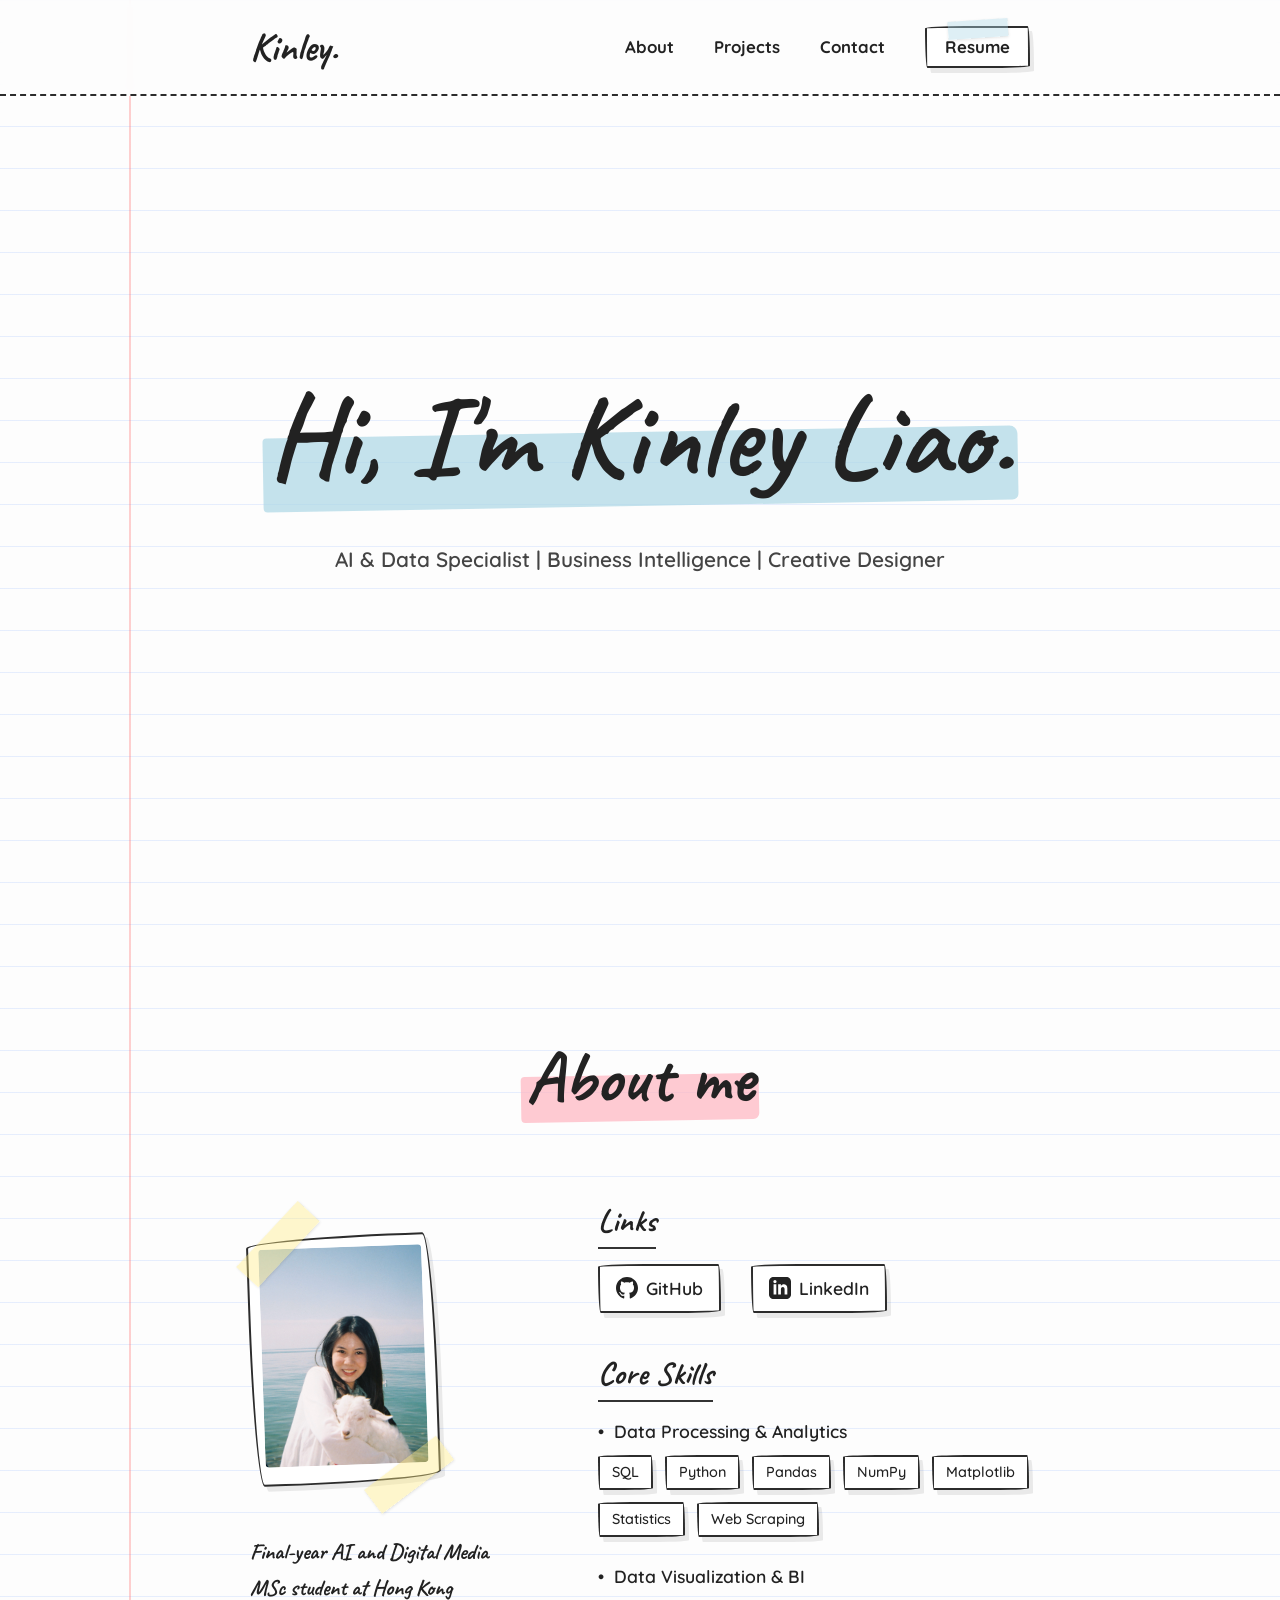
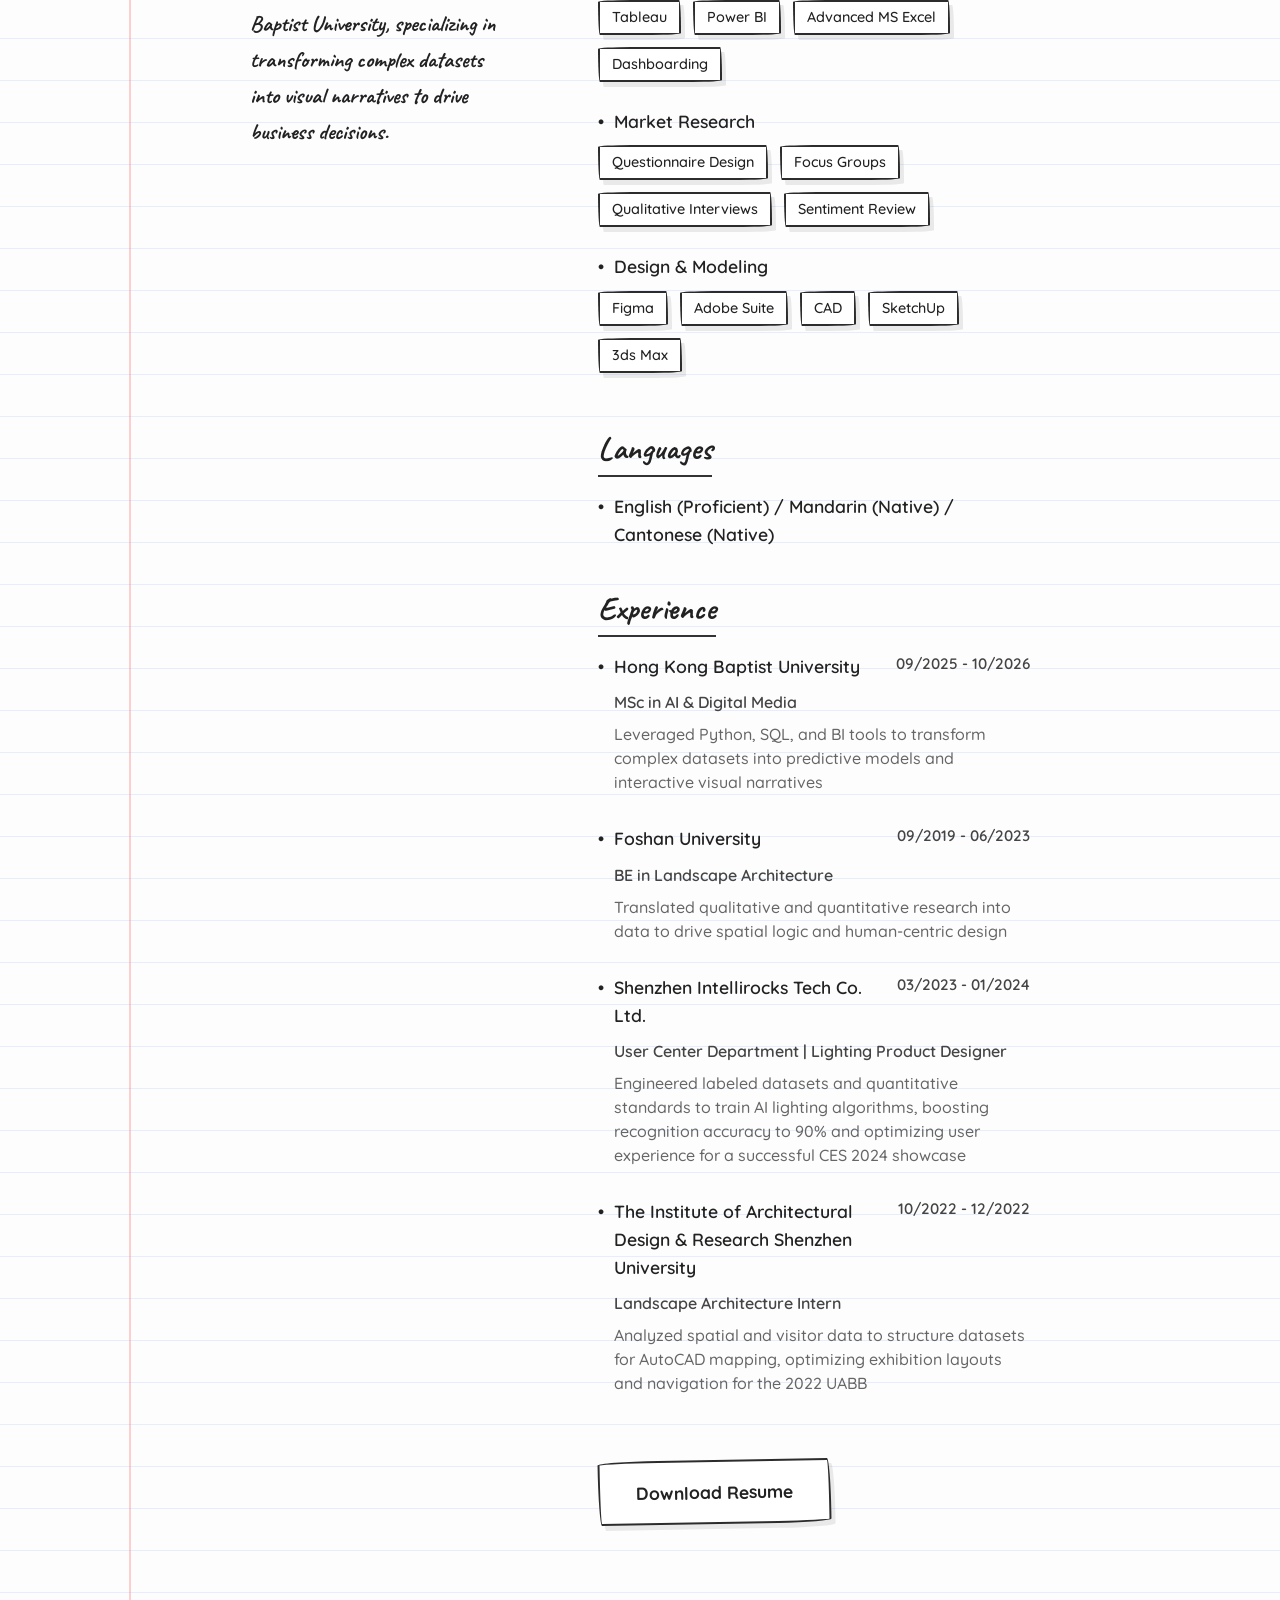
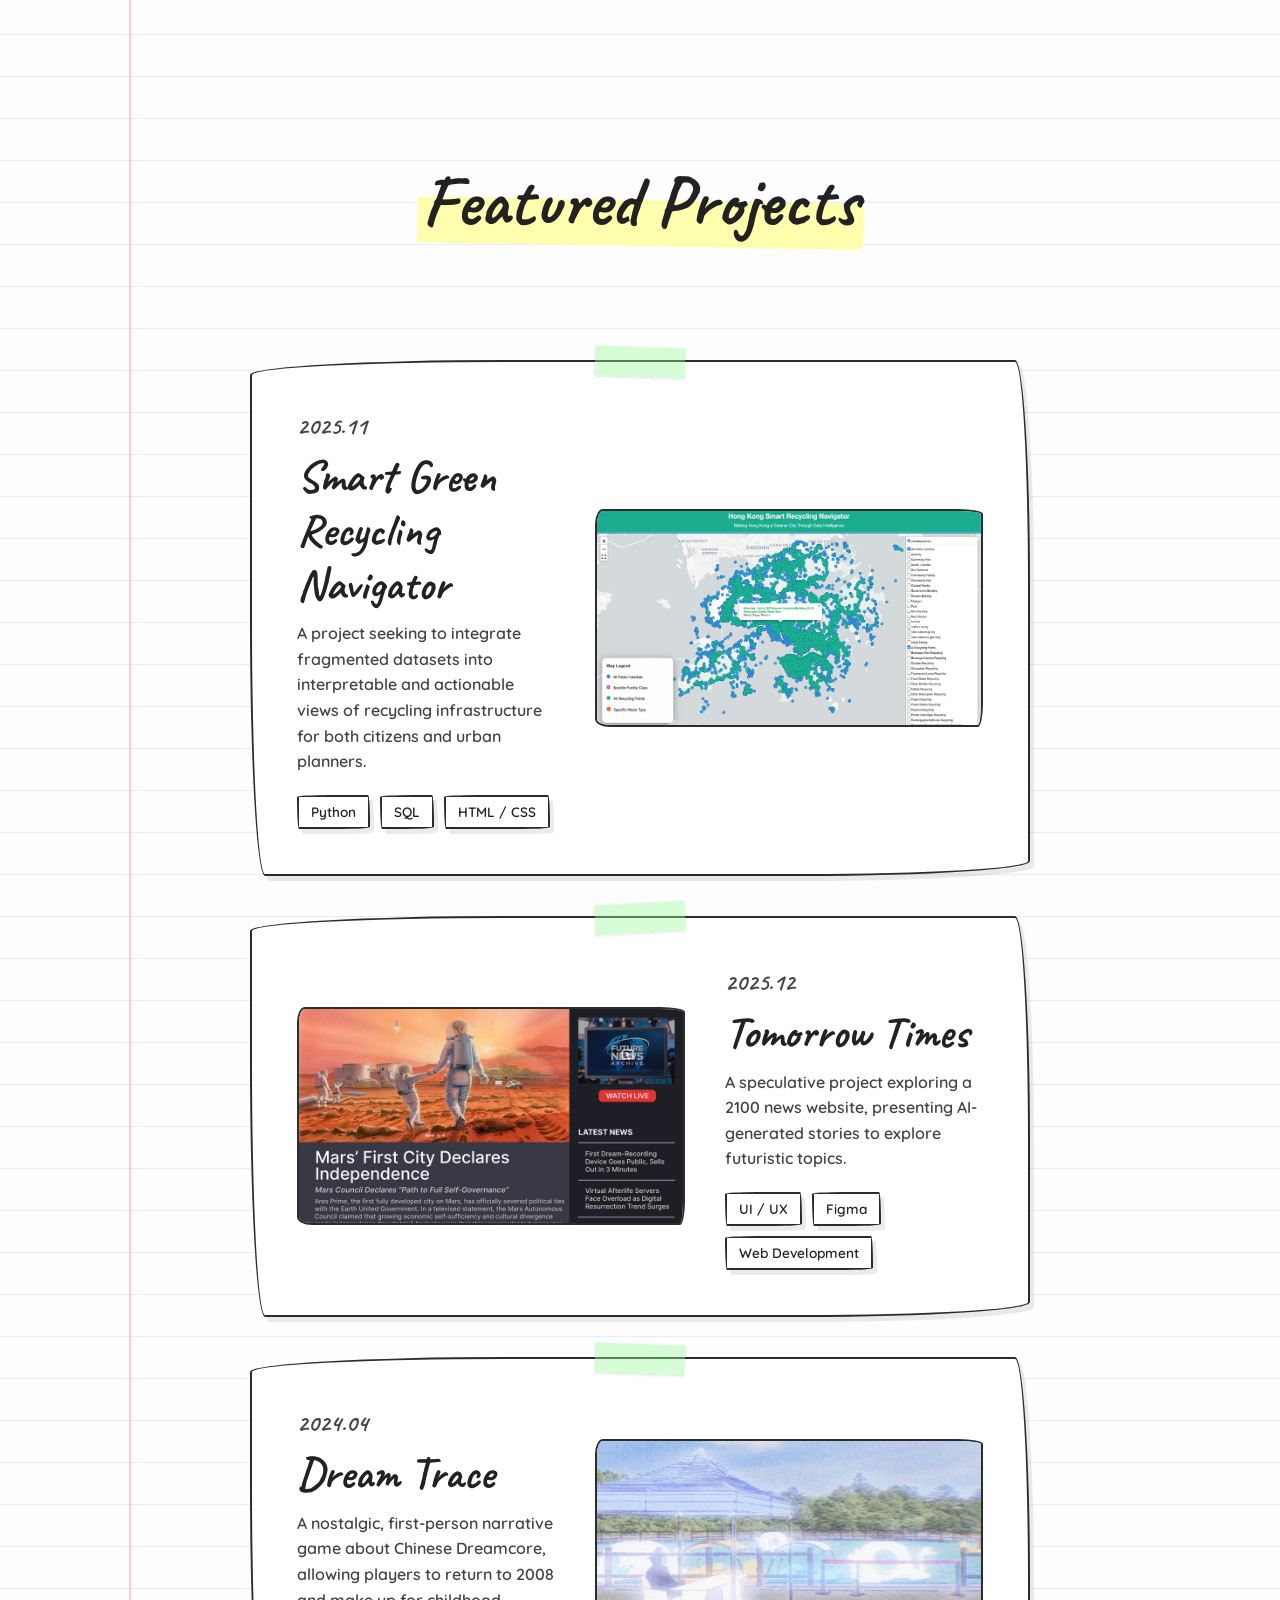
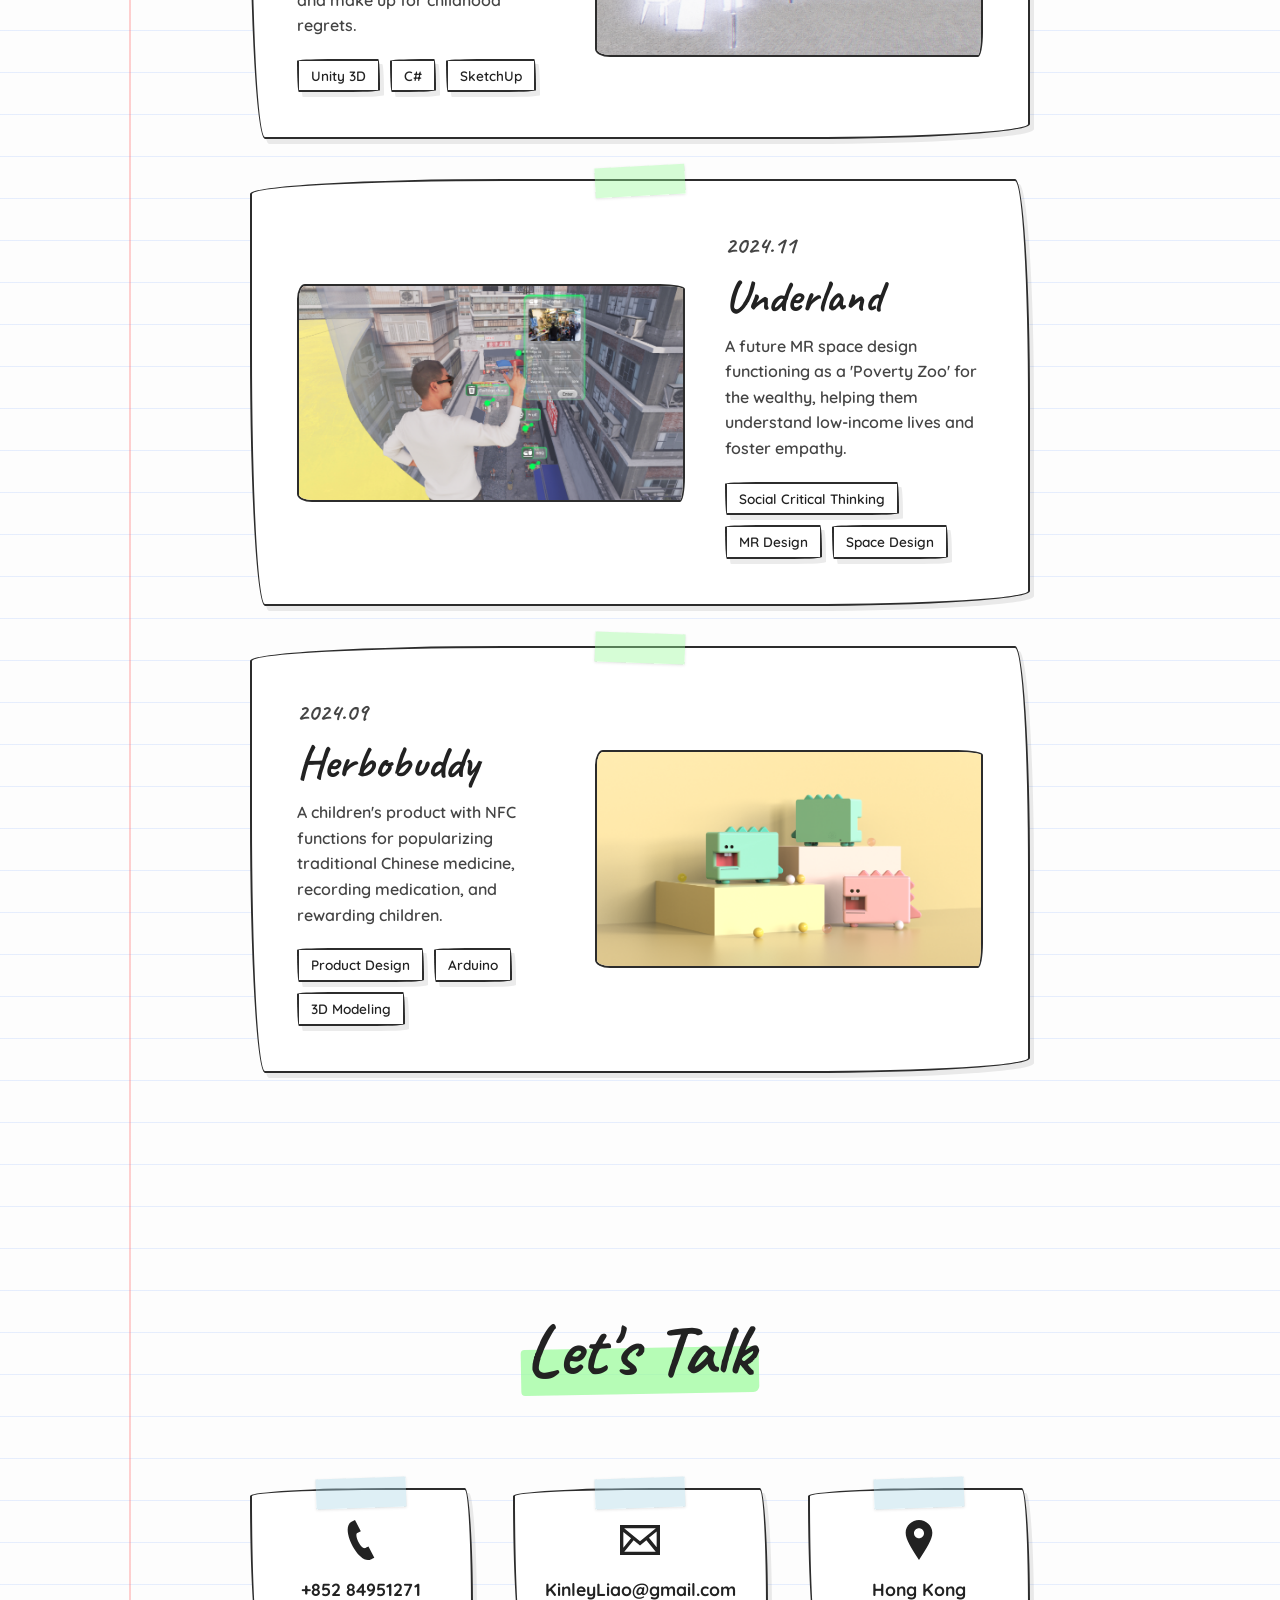
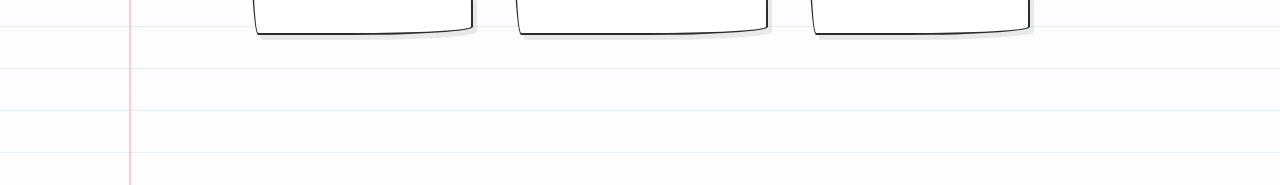
<file: index.html>
<!DOCTYPE html>
<html lang="en">
<head>
    <meta charset="UTF-8">
    <meta name="viewport" content="width=device-width, initial-scale=1.0">
    <title>Kinley Liao</title>
    
    <link rel="preconnect" href="https://fonts.googleapis.com">
    <link rel="preconnect" href="https://fonts.gstatic.com" crossorigin>
    <link href="https://fonts.googleapis.com/css2?family=Caveat:wght@600;700&family=Quicksand:wght@500;600;700&display=swap" rel="stylesheet">

    <link rel="stylesheet" href="style.css">
</head>
<body>

    <nav class="navbar">
        <a href="#hero" class="nav-logo">Kinley.</a>
        <div class="nav-links">
            <a href="#about" class="nav-link">About</a>
            <a href="#projects" class="nav-link">Projects</a>
            <a href="#contact" class="nav-link">Contact</a>
            <a href="assets/QinyiLIAO_Kinley.pdf" download="QinyiLIAO_Kinley.pdf" class="nav-btn-download hand-drawn">
                <div class="tape"></div>
                Resume
            </a>
        </div>
    </nav>

    <section id="hero">
        <h1 class="hero-title fade-in"><span class="highlight hl-blue">Hi, I'm Kinley Liao.</span></h1>
        <p class="hero-subtitle fade-in" style="transition-delay: 0.2s;">AI & Data Specialist | Business Intelligence | Creative Designer</p>
    </section>

    <section id="about">
        <div class="section-header fade-in">
            <h2><span class="highlight hl-pink">About me</span></h2>
        </div>

        <div class="about-content">
            <div class="about-left fade-in">
                <div class="pic-wrapper hand-drawn">
                    <div class="tape tape-1"></div>
                    <div class="tape tape-2"></div>
                    <img src="images/profile.jpg" alt="Kinley Liao" class="profile-pic">
                </div>
                <p class="short-bio">Final-year AI and Digital Media MSc student at Hong Kong Baptist University, specializing in transforming complex datasets into visual narratives to drive business decisions.</p>
            </div>

            <div class="about-right fade-in" style="transition-delay: 0.2s;">
                
                <div class="info-group">
                    <h3>Links</h3>
                    <div class="social-links">
                        <a href="https://github.com/Kinley1212" target="_blank" class="social-link hand-drawn">
                            <svg viewBox="0 0 24 24"><path d="M12 0c-6.626 0-12 5.373-12 12 0 5.302 3.438 9.8 8.207 11.387.599.111.793-.261.793-.577v-2.234c-3.338.726-4.033-1.416-4.033-1.416-.546-1.387-1.333-1.756-1.333-1.756-1.089-.745.083-.729.083-.729 1.205.084 1.839 1.237 1.839 1.237 1.07 1.834 2.807 1.304 3.492.997.107-.775.418-1.305.762-1.604-2.665-.305-5.467-1.334-5.467-5.931 0-1.311.469-2.381 1.236-3.221-.124-.303-.535-1.524.117-3.176 0 0 1.008-.322 3.301 1.23.957-.266 1.983-.399 3.003-.404 1.02.005 2.047.138 3.006.404 2.291-1.552 3.297-1.23 3.297-1.23.653 1.653.242 2.874.118 3.176.77.84 1.235 1.911 1.235 3.221 0 4.609-2.807 5.624-5.479 5.921.43.372.823 1.102.823 2.222v3.293c0 .319.192.694.801.576 4.765-1.589 8.199-6.086 8.199-11.386 0-6.627-5.373-12-12-12z"/></svg>
                            GitHub
                        </a>
                        <a href="https://www.linkedin.com/in/qinyi-liao" target="_blank" class="social-link hand-drawn">
                            <svg viewBox="0 0 24 24"><path d="M19 0h-14c-2.761 0-5 2.239-5 5v14c0 2.761 2.239 5 5 5h14c2.762 0 5-2.239 5-5v-14c0-2.761-2.238-5-5-5zm-11 19h-3v-11h3v11zm-1.5-12.268c-.966 0-1.75-.79-1.75-1.764s.784-1.764 1.75-1.764 1.75.79 1.75 1.764-.783 1.764-1.75 1.764zm13.5 12.268h-3v-5.604c0-3.368-4-3.113-4 0v5.604h-3v-11h3v1.765c1.396-2.586 7-2.777 7 2.476v6.759z"/></svg>
                            LinkedIn
                        </a>
                    </div>
                </div>

                <div class="info-group">
                    <h3>Core Skills</h3>
                    
                    <div class="skills-category">
                        <div class="level-title"><span>Data Processing & Analytics</span></div>
                        <div class="skill-tags">
                            <span class="skill-tag hand-drawn">SQL</span>
                            <span class="skill-tag hand-drawn">Python</span>
                            <span class="skill-tag hand-drawn">Pandas</span>
                            <span class="skill-tag hand-drawn">NumPy</span>
                            <span class="skill-tag hand-drawn">Matplotlib</span>
                            <span class="skill-tag hand-drawn">Statistics</span>
                            <span class="skill-tag hand-drawn">Web Scraping</span>
                        </div>
                    </div>

                    <div class="skills-category">
                        <div class="level-title"><span>Data Visualization & BI</span></div>
                        <div class="skill-tags">
                            <span class="skill-tag hand-drawn">Tableau</span>
                            <span class="skill-tag hand-drawn">Power BI</span>
                            <span class="skill-tag hand-drawn">Advanced MS Excel</span>
                            <span class="skill-tag hand-drawn">Dashboarding</span>
                        </div>
                    </div>

                    <div class="skills-category">
                        <div class="level-title"><span>Market Research</span></div>
                        <div class="skill-tags">
                            <span class="skill-tag hand-drawn">Questionnaire Design</span>
                            <span class="skill-tag hand-drawn">Focus Groups</span>
                            <span class="skill-tag hand-drawn">Qualitative Interviews</span>
                            <span class="skill-tag hand-drawn">Sentiment Review</span>
                        </div>
                    </div>

                    <div class="skills-category">
                        <div class="level-title"><span>Design & Modeling</span></div>
                        <div class="skill-tags">
                            <span class="skill-tag hand-drawn">Figma</span>
                            <span class="skill-tag hand-drawn">Adobe Suite</span>
                            <span class="skill-tag hand-drawn">CAD</span>
                            <span class="skill-tag hand-drawn">SketchUp</span>
                            <span class="skill-tag hand-drawn">3ds Max</span>
                        </div>
                    </div>
                </div>

                <div class="info-group">
                    <h3>Languages</h3>
                    <div class="level-title"><span>English (Proficient) / Mandarin (Native) / Cantonese (Native)</span></div>
                </div>

                <div class="info-group">
                    <h3>Experience</h3>
                    
                    <div>
                        <div class="level-title">
                            <span>Hong Kong Baptist University</span>
                            <span class="date">09/2025 - 10/2026</span>
                        </div>
                        <ul class="level-details">
                            <li>MSc in AI & Digital Media</li>
                            <li>Leveraged Python, SQL, and BI tools to transform complex datasets into predictive models and interactive visual narratives</li>
                        </ul>
                    </div>

                    <div>
                        <div class="level-title">
                            <span>Foshan University</span>
                            <span class="date">09/2019 - 06/2023</span>
                        </div>
                        <ul class="level-details">
                            <li>BE in Landscape Architecture</li>
                            <li>Translated qualitative and quantitative research into data to drive spatial logic and human-centric design</li>
                        </ul>
                    </div>

                    <div>
                        <div class="level-title">
                            <span>Shenzhen Intellirocks Tech Co. Ltd.</span>
                            <span class="date">03/2023 - 01/2024</span>
                        </div>
                        <ul class="level-details">
                            <li>User Center Department | Lighting Product Designer</li>
                            <li>Engineered labeled datasets and quantitative standards to train AI lighting algorithms, boosting recognition accuracy to 90% and optimizing user experience for a successful CES 2024 showcase</li>
                        </ul>
                    </div>

                    <div>
                        <div class="level-title">
                            <span>The Institute of Architectural Design & Research Shenzhen University</span>
                            <span class="date">10/2022 - 12/2022</span>
                        </div>
                        <ul class="level-details">
                            <li>Landscape Architecture Intern</li>
                            <li>Analyzed spatial and visitor data to structure datasets for AutoCAD mapping, optimizing exhibition layouts and navigation for the 2022 UABB</li>
                        </ul>
                    </div>
                </div>

                <a href="assets/QinyiLIAO_Kinley.pdf" download="QinyiLIAO_Kinley.pdf" class="btn-download hand-drawn">Download Resume</a>
            </div>
        </div>
    </section>

    <section id="projects">
        <div class="section-header fade-in">
            <h2><span class="highlight hl-yellow">Featured Projects</span></h2>
        </div>
        
        <div class="project-card hand-drawn fade-in" onclick="window.location.href='project1.html'">
            <div class="tape"></div>
            <div class="project-img-wrapper">
                <img src="images/project1.png" alt="Smart Green Recycling Navigator" class="project-img">
            </div>
            <div class="project-info">
                <span class="project-date">2025.11</span>
                <h2 class="project-title">Smart Green Recycling Navigator</h2>
                <p class="project-desc">A project seeking to integrate fragmented datasets into interpretable and actionable views of recycling infrastructure for both citizens and urban planners.</p>
                <div class="project-tags">
                    <span class="project-tag hand-drawn">Python</span>
                    <span class="project-tag hand-drawn">SQL</span>
                    <span class="project-tag hand-drawn">HTML / CSS</span>
                </div>
            </div>
        </div>

        <div class="project-card hand-drawn fade-in" onclick="window.location.href='project2.html'">
            <div class="tape"></div>
            <div class="project-img-wrapper">
                <img src="images/project2.png" alt="Tomorrow Times" class="project-img">

            </div>
            <div class="project-info">
                <span class="project-date">2025.12</span>
                <h2 class="project-title">Tomorrow Times</h2>
                <p class="project-desc">A speculative project exploring a 2100 news website, presenting AI-generated stories to explore futuristic topics.</p>                
                <div class="project-tags">
                    <span class="project-tag hand-drawn">UI / UX</span>
                    <span class="project-tag hand-drawn">Figma</span>
                    <span class="project-tag hand-drawn">Web Development</span>
                </div>
            </div>
        </div>

        <div class="project-card hand-drawn fade-in" onclick="window.location.href='project3.html'">
            <div class="tape"></div>
            <div class="project-img-wrapper">
                <img src="images/project3.png" alt="Dream Trace" class="project-img">
            </div>
            <div class="project-info">
                <span class="project-date">2024.04</span>
                <h2 class="project-title">Dream Trace</h2>
                <p class="project-desc">A nostalgic, first-person narrative game about Chinese Dreamcore, allowing players to return to 2008 and make up for childhood regrets.</p>
                <div class="project-tags">
                    <span class="project-tag hand-drawn">Unity 3D</span>
                    <span class="project-tag hand-drawn">C#</span>
                    <span class="project-tag hand-drawn">SketchUp</span>
                </div>
            </div>
        </div>

        <div class="project-card hand-drawn fade-in" onclick="window.location.href='project4.html'">
            <div class="tape"></div>
            <div class="project-img-wrapper">
                <img src="images/project4.png" alt="Underland" class="project-img">
            </div>
            <div class="project-info">
                <span class="project-date">2024.11</span>
                <h2 class="project-title">Underland</h2>
                <p class="project-desc">A future MR space design functioning as a 'Poverty Zoo' for the wealthy, helping them understand low-income lives and foster empathy.</p>
                <div class="project-tags">
                    <span class="project-tag hand-drawn">Social Critical Thinking</span>
                    <span class="project-tag hand-drawn">MR Design</span>
                    <span class="project-tag hand-drawn">Space Design</span>
                </div>
            </div>
        </div>

        <div class="project-card hand-drawn fade-in" onclick="window.location.href='project5.html'">
            <div class="tape"></div>
            <div class="project-img-wrapper">
                <img src="images/project5.png" alt="Herbobuddy" class="project-img">
            </div>
            <div class="project-info">
                <span class="project-date">2024.09</span>
                <h2 class="project-title">Herbobuddy</h2>
                <p class="project-desc">A children's product with NFC functions for popularizing traditional Chinese medicine, recording medication, and rewarding children.</p>
                <div class="project-tags">
                    <span class="project-tag hand-drawn">Product Design</span>
                    <span class="project-tag hand-drawn">Arduino</span>
                    <span class="project-tag hand-drawn">3D Modeling</span>
                </div>
            </div>
        </div>
    </section>

    <section id="contact">
        <div class="section-header fade-in">
            <h2><span class="highlight hl-green">Let's Talk</span></h2>
        </div>
        <div class="contact-content fade-in">
            <div class="contact-item hand-drawn">
                <div class="tape"></div>
                <svg viewBox="0 0 24 24"><path d="M20 22.621l-3.521-6.795c-.008.004-1.974.97-2.064 1.011-2.24 1.086-6.799-7.82-4.609-8.994l2.083-1.022-3.49-6.82-2.106 1.039c-7.202 3.755 4.233 25.982 11.6 22.615.121-.055 2.102-1.029 2.107-1.034z"/></svg>
                <p>+852 84951271</p>
            </div>
            <div class="contact-item hand-drawn">
                <div class="tape"></div>
                <svg viewBox="0 0 24 24"><path d="M0 3v18h24v-18h-24zm6.623 7.929l-4.623 5.712v-9.458l4.623 3.746zm-4.141-5.929h19.035l-9.517 7.713-9.518-7.713zm5.694 7.188l3.824 3.099 3.83-3.104 5.612 6.817h-18.866l5.6-6.812zm9.201-1.476l4.623-3.747v9.458l-4.623-5.711z"/></svg>
                <p>KinleyLiao@gmail.com</p>
            </div>
            <div class="contact-item hand-drawn">
                <div class="tape"></div>
                <svg viewBox="0 0 24 24"><path d="M12 0c-4.198 0-8 3.403-8 7.602 0 4.198 3.469 9.21 8 16.398 4.531-7.188 8-12.2 8-16.398 0-4.199-3.801-7.602-8-7.602zm0 11c-1.657 0-3-1.343-3-3s1.343-3 3-3 3 1.343 3 3-1.343 3-3 3z"/></svg>
                <p>Hong Kong</p>
            </div>
        </div>
    </section>

    <script src="script.js"></script>
</body>
</html>
</file>
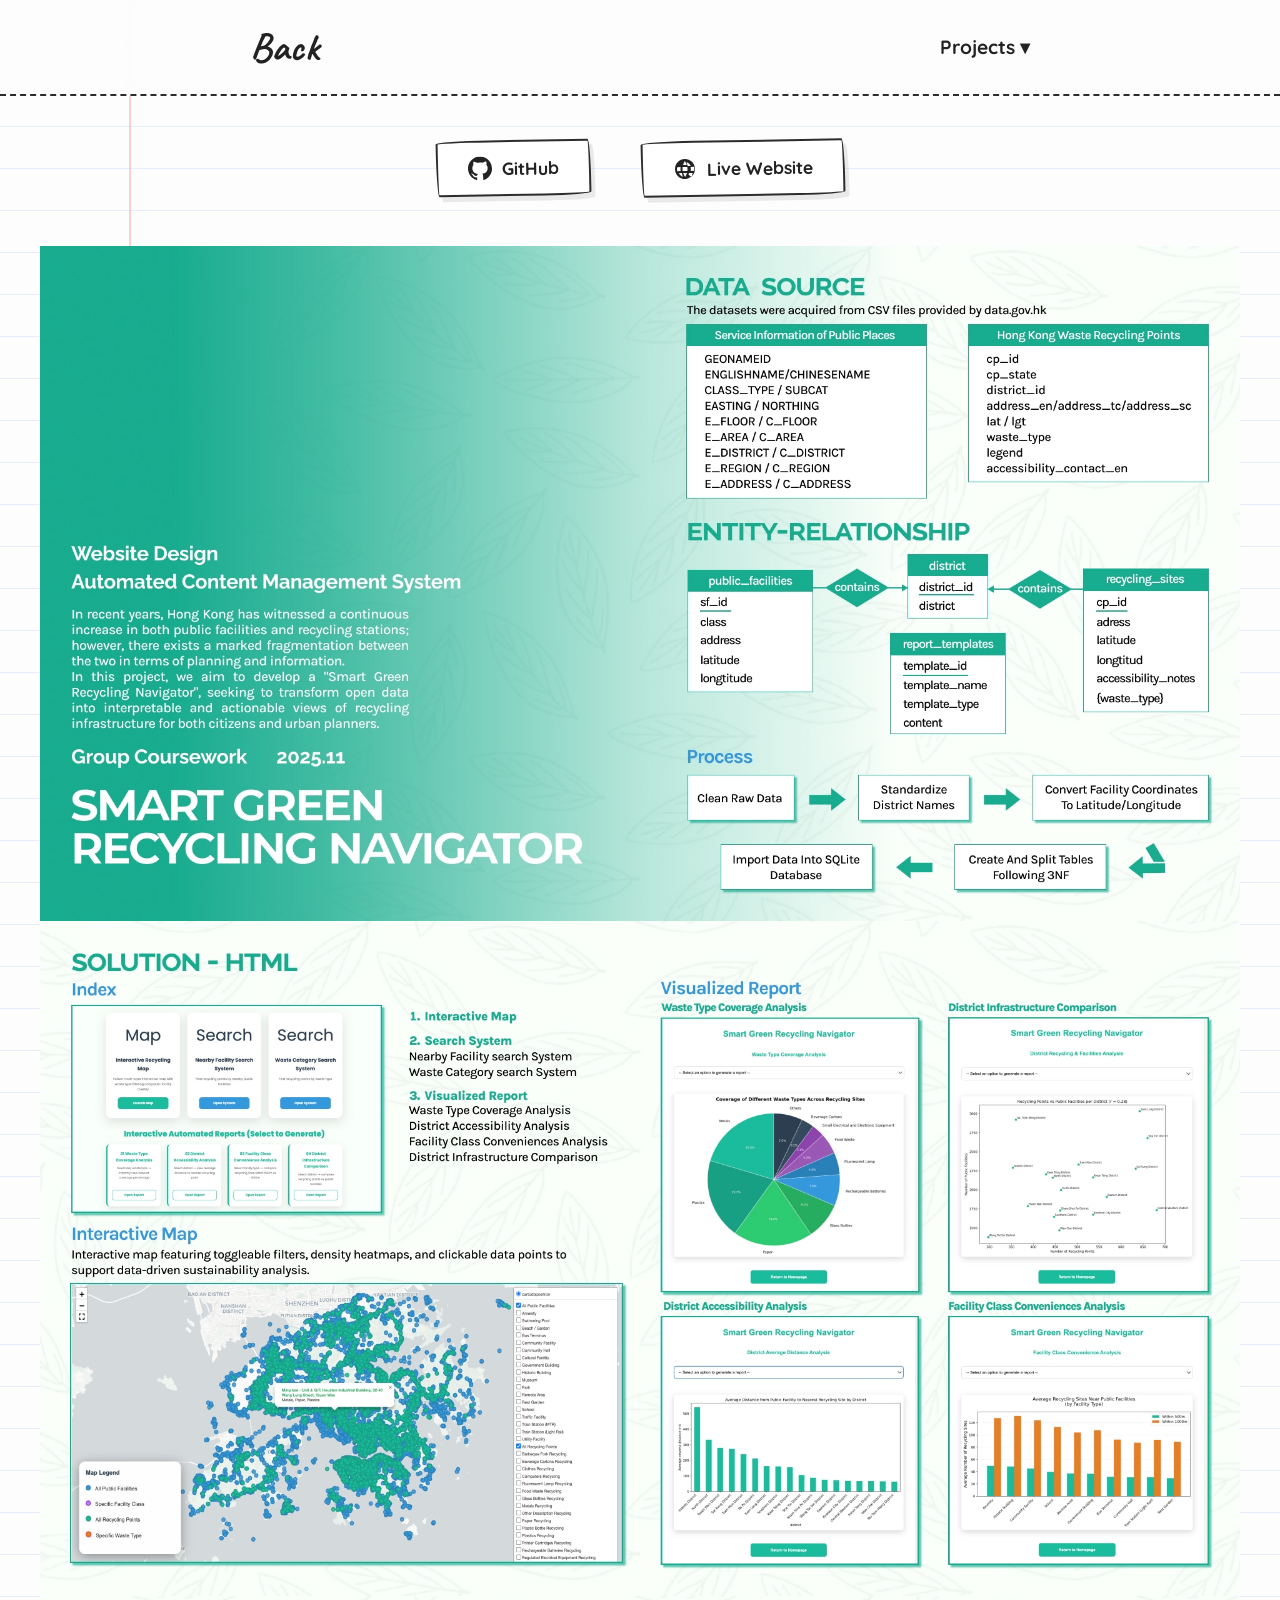
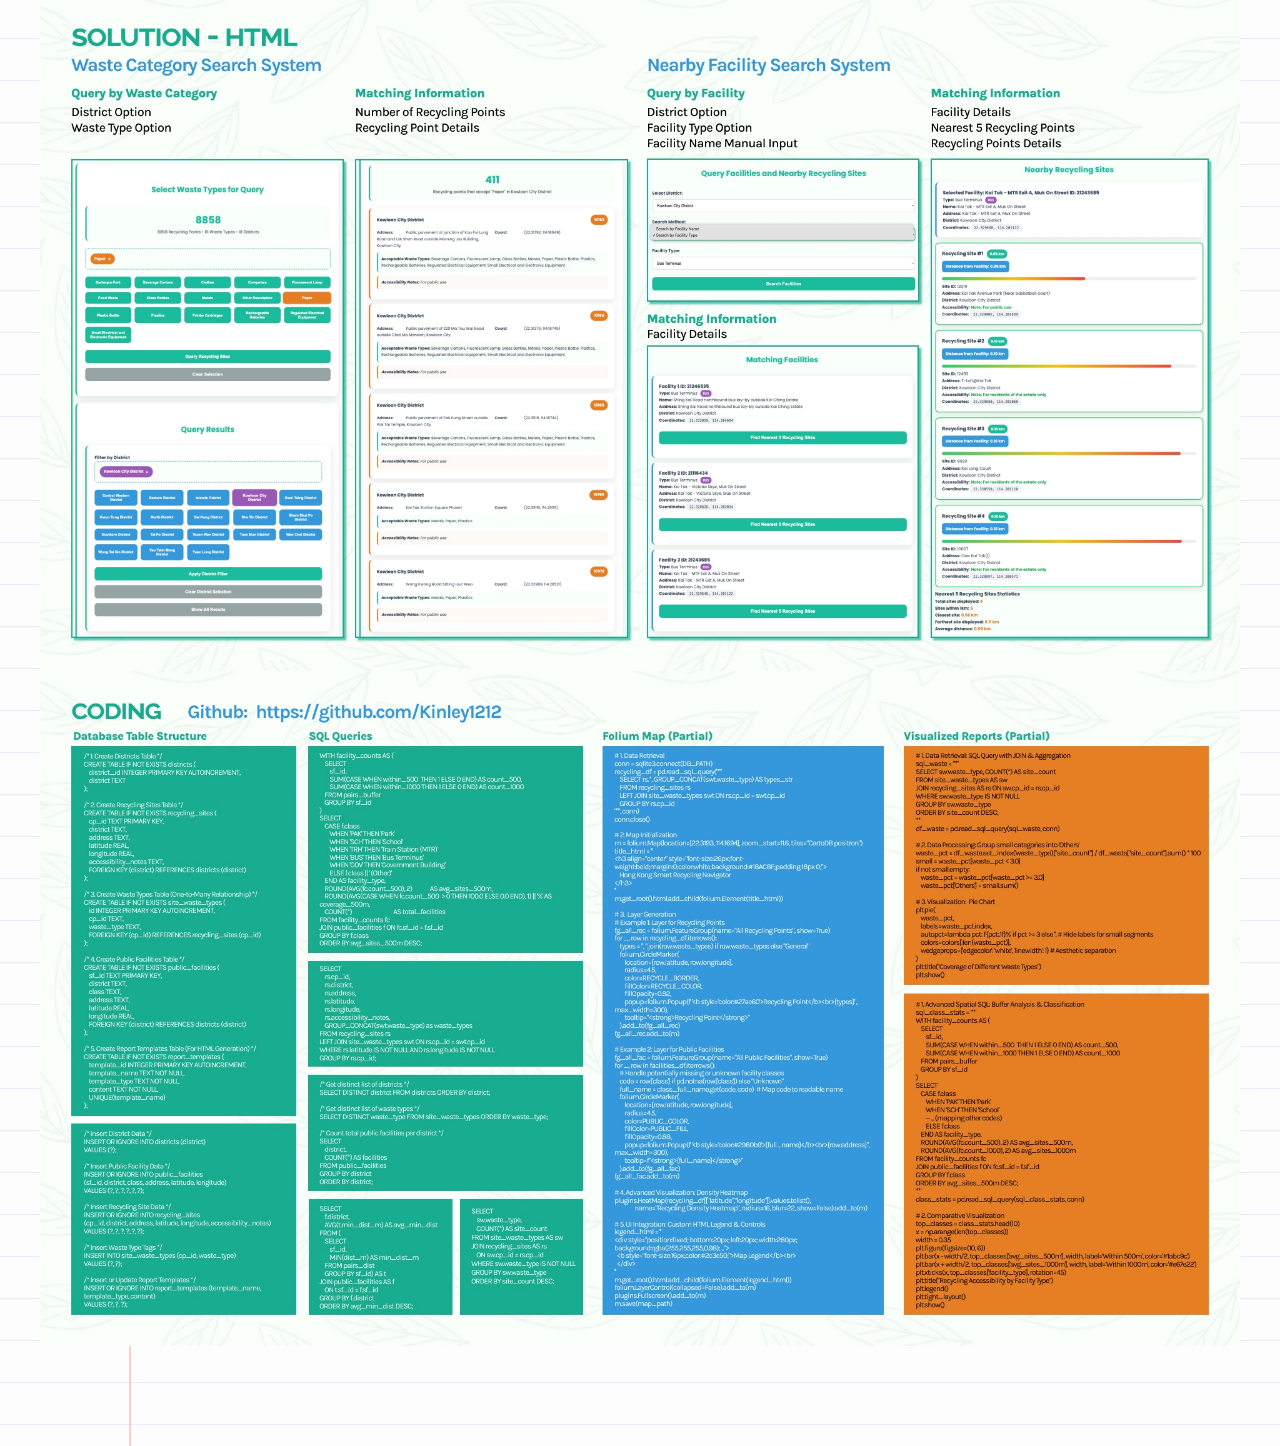
<file: project1.html>
<!DOCTYPE html>
<html lang="en">
<head>
    <meta charset="UTF-8">
    <meta name="viewport" content="width=device-width, initial-scale=1.0">
    <title>Project Details - Kinley Liao</title>
    
    <link rel="preconnect" href="https://fonts.googleapis.com">
    <link rel="preconnect" href="https://fonts.gstatic.com" crossorigin>
    <link href="https://fonts.googleapis.com/css2?family=Caveat:wght@600;700&family=Quicksand:wght@500;600;700&display=swap" rel="stylesheet">

    <link rel="stylesheet" href="style.css">
</head>
<body>

    <nav class="navbar">
            <a href="index.html" class="nav-logo">Back</a>

        <div class="nav-links dropdown">
            <a href="#" class="dropdown-toggle">Projects ▾</a>
            
            <div class="dropdown-menu hand-drawn">
                <a href="project1.html" class="color-pink">Smart Green Recycling</a>
                <a href="project2.html" class="color-yellow">Tomorrow Times</a>
                <a href="project3.html" class="color-green">Dream Trace</a>
                <a href="project4.html" class="color-blue">Underland</a>
                <a href="project5.html" class="color-pink">Herbobuddy</a>
            </div>
        </div>
    </nav>

    <div class="project-top-links fade-in">
        
        <a href="https://github.com/Kinley1212/Smart-Green-Recycling-Navigator" target="_blank" class="btn-download hand-drawn">
            <svg viewBox="0 0 24 24"><path d="M12 0c-6.626 0-12 5.373-12 12 0 5.302 3.438 9.8 8.207 11.387.599.111.793-.261.793-.577v-2.234c-3.338.726-4.033-1.416-4.033-1.416-.546-1.387-1.333-1.756-1.333-1.756-1.089-.745.083-.729.083-.729 1.205.084 1.839 1.237 1.839 1.237 1.07 1.834 2.807 1.304 3.492.997.107-.775.418-1.305.762-1.604-2.665-.305-5.467-1.334-5.467-5.931 0-1.311.469-2.381 1.236-3.221-.124-.303-.535-1.524.117-3.176 0 0 1.008-.322 3.301 1.23.957-.266 1.983-.399 3.003-.404 1.02.005 2.047.138 3.006.404 2.291-1.552 3.297-1.23 3.297-1.23.653 1.653.242 2.874.118 3.176.77.84 1.235 1.911 1.235 3.221 0 4.609-2.807 5.624-5.479 5.921.43.372.823 1.102.823 2.222v3.293c0 .319.192.694.801.576 4.765-1.589 8.199-6.086 8.199-11.386 0-6.627-5.373-12-12-12z"/></svg>
            GitHub
        </a>

        <a href="https://kinley1212.github.io/Smart-Green-Recycling-Navigator/" target="_blank" class="btn-download hand-drawn">
            <svg viewBox="0 0 24 24">
                <path d="M12 2C6.48 2 2 6.48 2 12s4.48 10 10 10 10-4.48 10-10S17.52 2 12 2zm6.36 7h-3.69c-.21-1.34-.58-2.61-1.07-3.79 1.83.58 3.32 1.93 4.26 3.79zM12 4.04c.83 1.2 1.48 2.53 1.91 3.96h-3.82c.43-1.43 1.08-2.76 1.91-3.96zM4.26 14C4.09 13.36 4 12.69 4 12s.09-1.36.26-2h3.38c-.08.66-.14 1.32-.14 2s.06 1.34.14 2H4.26zm.82 2h3.69c.21 1.34.58 2.61 1.07 3.79-1.83-.58-3.32-1.93-4.26-3.79zM12 19.96c-.83-1.2-1.48-2.53-1.91-3.96h3.82c-.43 1.43-1.08 2.76-1.91 3.96zM14.34 14H9.66c-.09-.66-.16-1.32-.16-2s.07-1.34.16-2h4.68c.09.66.16 1.32.16 2s-.07 1.34-.16 2zm.25 5.56c.6-1.11 1.06-2.31 1.38-3.56h3.69c-.49 1.18-.86 2.45-1.07 3.79-1.83-.58-3.32-1.93-4.26-3.79zm3.09-5.56c.08-.66.14-1.32.14-2s-.06-1.34-.14-2h3.38c.17.64.26 1.31.26 2s-.09 1.36-.26 2h-3.38z"/>
            </svg>
            Live Website
        </a>
        
    </div>

    <div class="project-images fade-in">
        <img src="images/1-1.jpg" alt="Project details part 1">
        <img src="images/1-2.jpg" alt="Project details part 2">
        <img src="images/1-3.jpg" alt="Project details part 3">
        <img src="images/1-4.jpg" alt="Project details part 4">
    </div>

    <script src="script.js"></script>
</body>
</html>
</file>
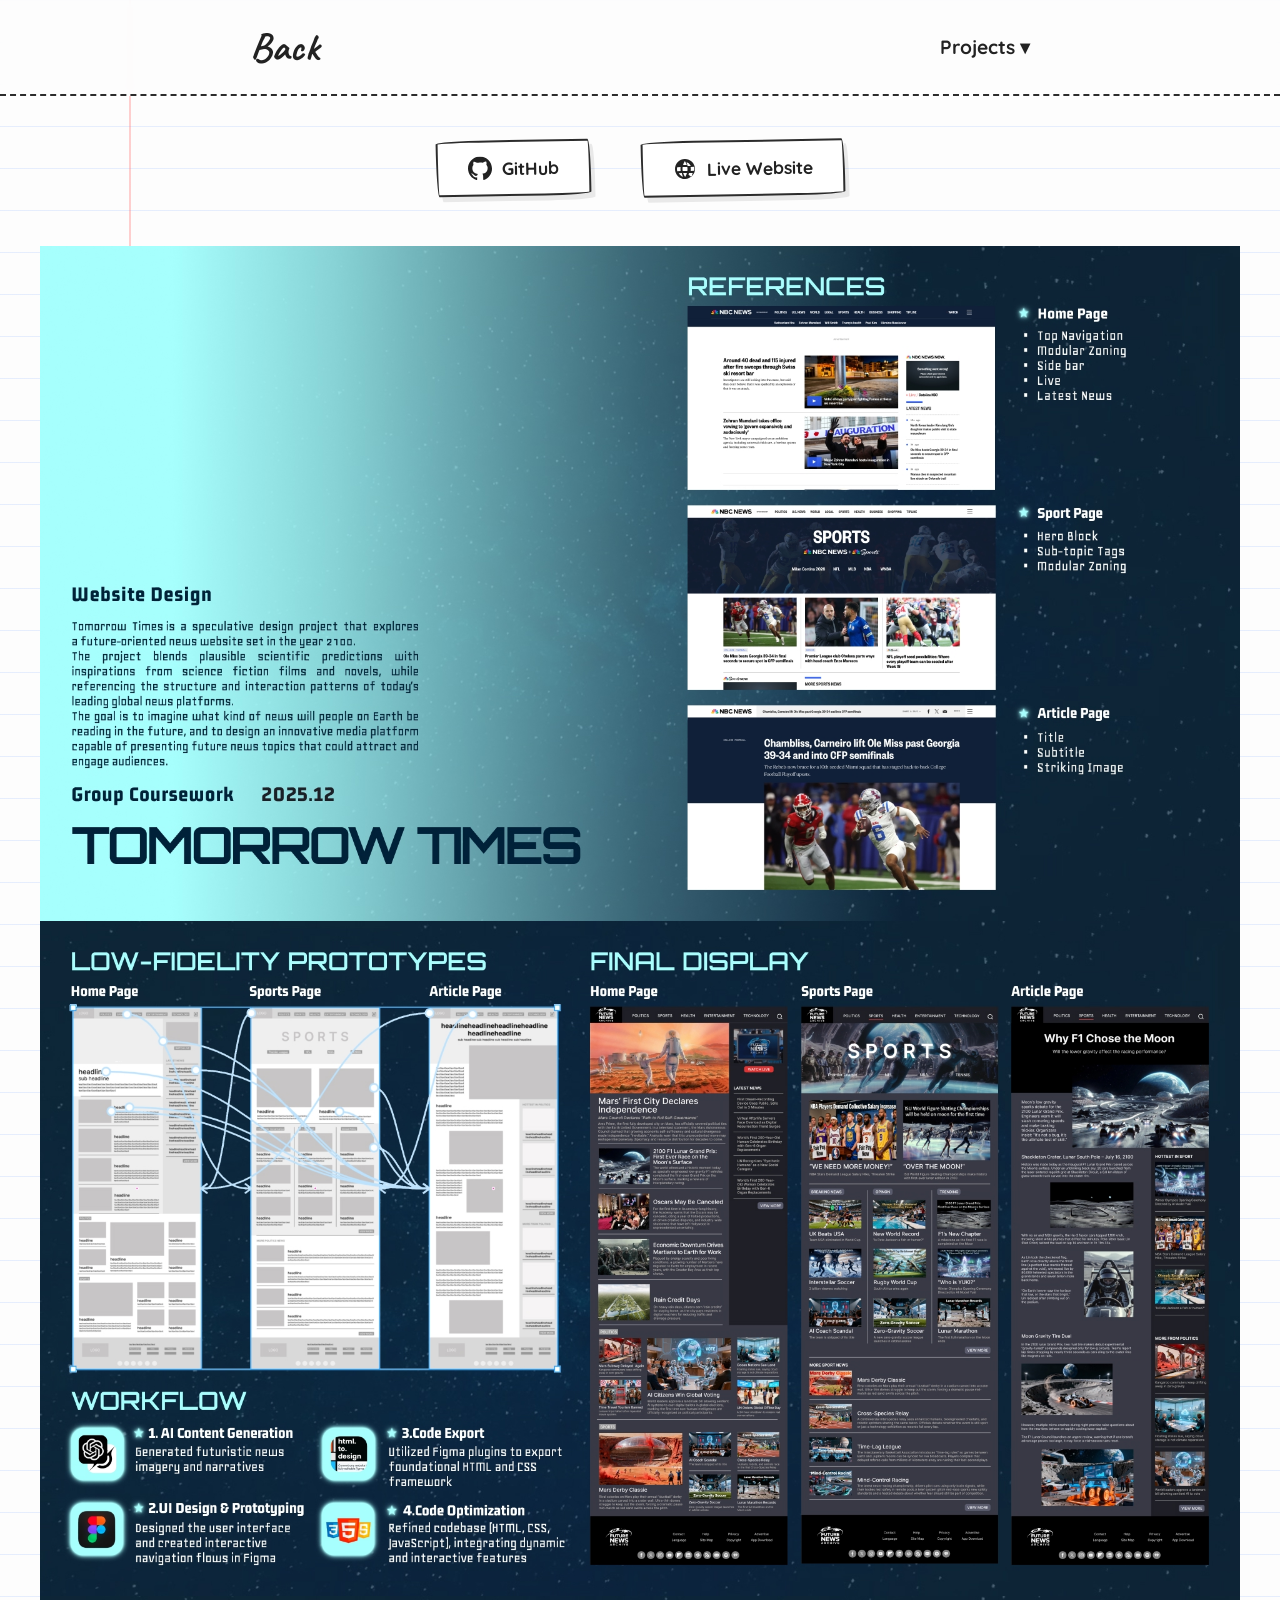
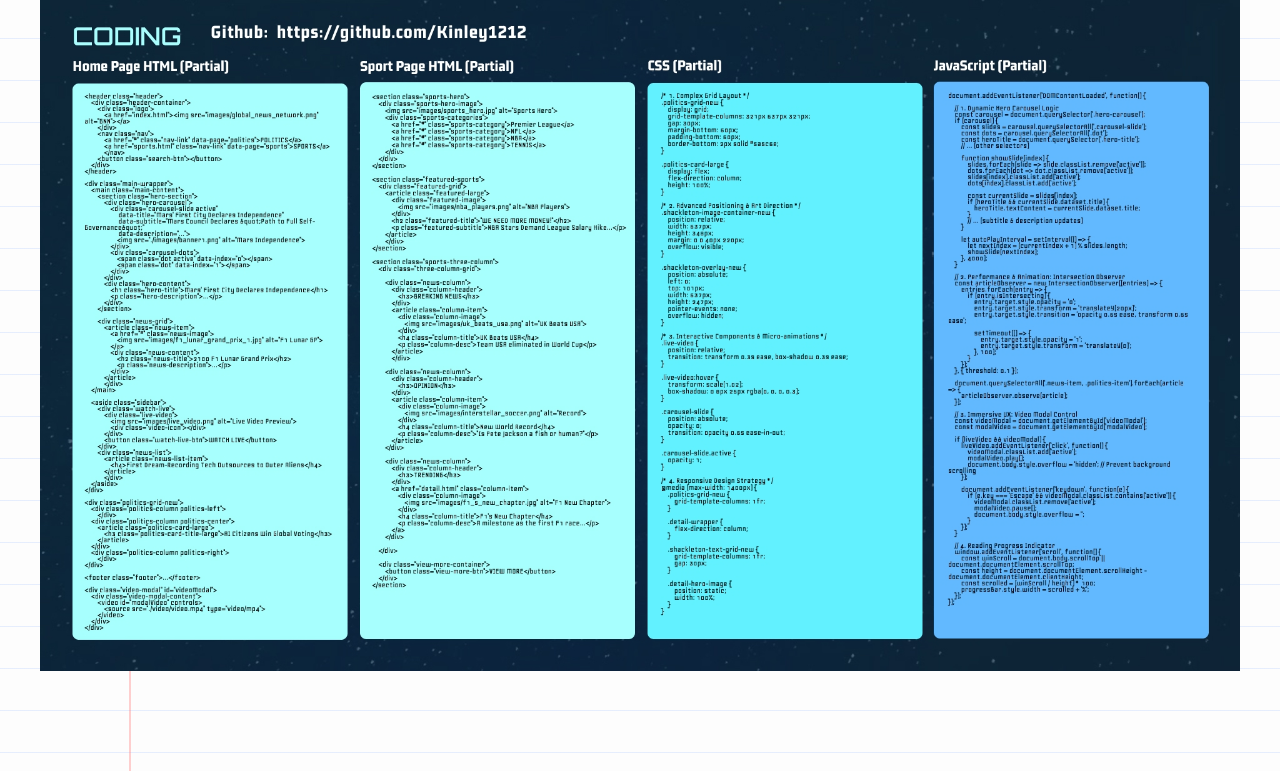
<file: project2.html>
<!DOCTYPE html>
<html lang="en">
<head>
    <meta charset="UTF-8">
    <meta name="viewport" content="width=device-width, initial-scale=1.0">
    <title>Project Details - Kinley Liao</title>
    
    <link rel="preconnect" href="https://fonts.googleapis.com">
    <link rel="preconnect" href="https://fonts.gstatic.com" crossorigin>
    <link href="https://fonts.googleapis.com/css2?family=Caveat:wght@600;700&family=Quicksand:wght@500;600;700&display=swap" rel="stylesheet">

    <link rel="stylesheet" href="style.css">
</head>
<body>

    <nav class="navbar">
            <a href="index.html" class="nav-logo">Back</a>

        <div class="nav-links dropdown">
            <a href="#" class="dropdown-toggle">Projects ▾</a>
            
            <div class="dropdown-menu hand-drawn">
                <a href="project1.html" class="color-pink">Smart Green Recycling</a>
                <a href="project2.html" class="color-yellow">Tomorrow Times</a>
                <a href="project3.html" class="color-green">Dream Trace</a>
                <a href="project4.html" class="color-blue">Underland</a>
                <a href="project5.html" class="color-pink">Herbobuddy</a>
            </div>
        </div>
    </nav>

    <div class="project-top-links fade-in">
        
        <a href="https://github.com/Kinley1212/Tomorrow-Times" target="_blank" class="btn-download hand-drawn">
            <svg viewBox="0 0 24 24"><path d="M12 0c-6.626 0-12 5.373-12 12 0 5.302 3.438 9.8 8.207 11.387.599.111.793-.261.793-.577v-2.234c-3.338.726-4.033-1.416-4.033-1.416-.546-1.387-1.333-1.756-1.333-1.756-1.089-.745.083-.729.083-.729 1.205.084 1.839 1.237 1.839 1.237 1.07 1.834 2.807 1.304 3.492.997.107-.775.418-1.305.762-1.604-2.665-.305-5.467-1.334-5.467-5.931 0-1.311.469-2.381 1.236-3.221-.124-.303-.535-1.524.117-3.176 0 0 1.008-.322 3.301 1.23.957-.266 1.983-.399 3.003-.404 1.02.005 2.047.138 3.006.404 2.291-1.552 3.297-1.23 3.297-1.23.653 1.653.242 2.874.118 3.176.77.84 1.235 1.911 1.235 3.221 0 4.609-2.807 5.624-5.479 5.921.43.372.823 1.102.823 2.222v3.293c0 .319.192.694.801.576 4.765-1.589 8.199-6.086 8.199-11.386 0-6.627-5.373-12-12-12z"/></svg>
            GitHub
        </a>

        <a href="https://kinley1212.github.io/Tomorrow-Times/" target="_blank" class="btn-download hand-drawn">
            <svg viewBox="0 0 24 24">
                <path d="M12 2C6.48 2 2 6.48 2 12s4.48 10 10 10 10-4.48 10-10S17.52 2 12 2zm6.36 7h-3.69c-.21-1.34-.58-2.61-1.07-3.79 1.83.58 3.32 1.93 4.26 3.79zM12 4.04c.83 1.2 1.48 2.53 1.91 3.96h-3.82c.43-1.43 1.08-2.76 1.91-3.96zM4.26 14C4.09 13.36 4 12.69 4 12s.09-1.36.26-2h3.38c-.08.66-.14 1.32-.14 2s.06 1.34.14 2H4.26zm.82 2h3.69c.21 1.34.58 2.61 1.07 3.79-1.83-.58-3.32-1.93-4.26-3.79zM12 19.96c-.83-1.2-1.48-2.53-1.91-3.96h3.82c-.43 1.43-1.08 2.76-1.91 3.96zM14.34 14H9.66c-.09-.66-.16-1.32-.16-2s.07-1.34.16-2h4.68c.09.66.16 1.32.16 2s-.07 1.34-.16 2zm.25 5.56c.6-1.11 1.06-2.31 1.38-3.56h3.69c-.49 1.18-.86 2.45-1.07 3.79-1.83-.58-3.32-1.93-4.26-3.79zm3.09-5.56c.08-.66.14-1.32.14-2s-.06-1.34-.14-2h3.38c.17.64.26 1.31.26 2s-.09 1.36-.26 2h-3.38z"/>
            </svg>
            Live Website
        </a>
        
    </div>

    <div class="project-images fade-in">
        <img src="images/2-1.jpg" alt="Project details part 1">
        <img src="images/2-2.jpg" alt="Project details part 2">
        <img src="images/2-3.jpg" alt="Project details part 3">
    </div>

    <script src="script.js"></script>
</body>
</html>
</file>
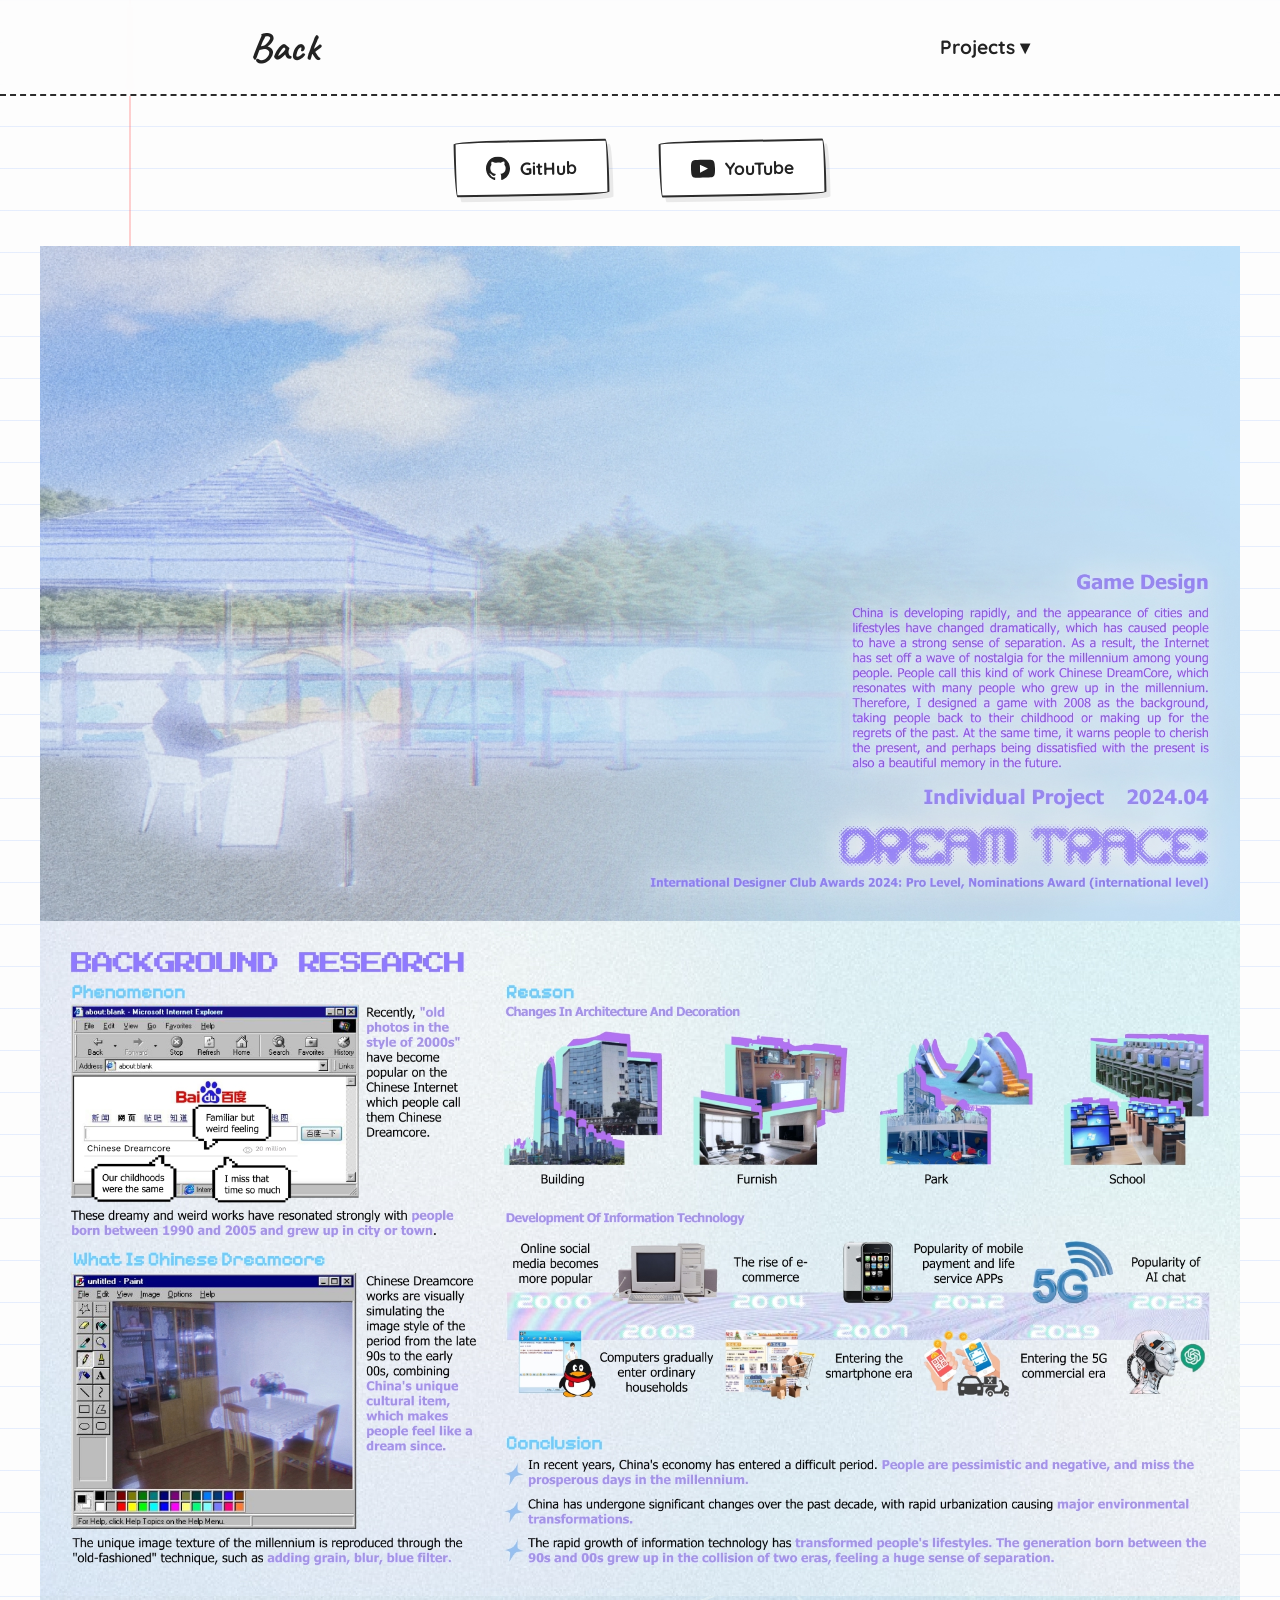
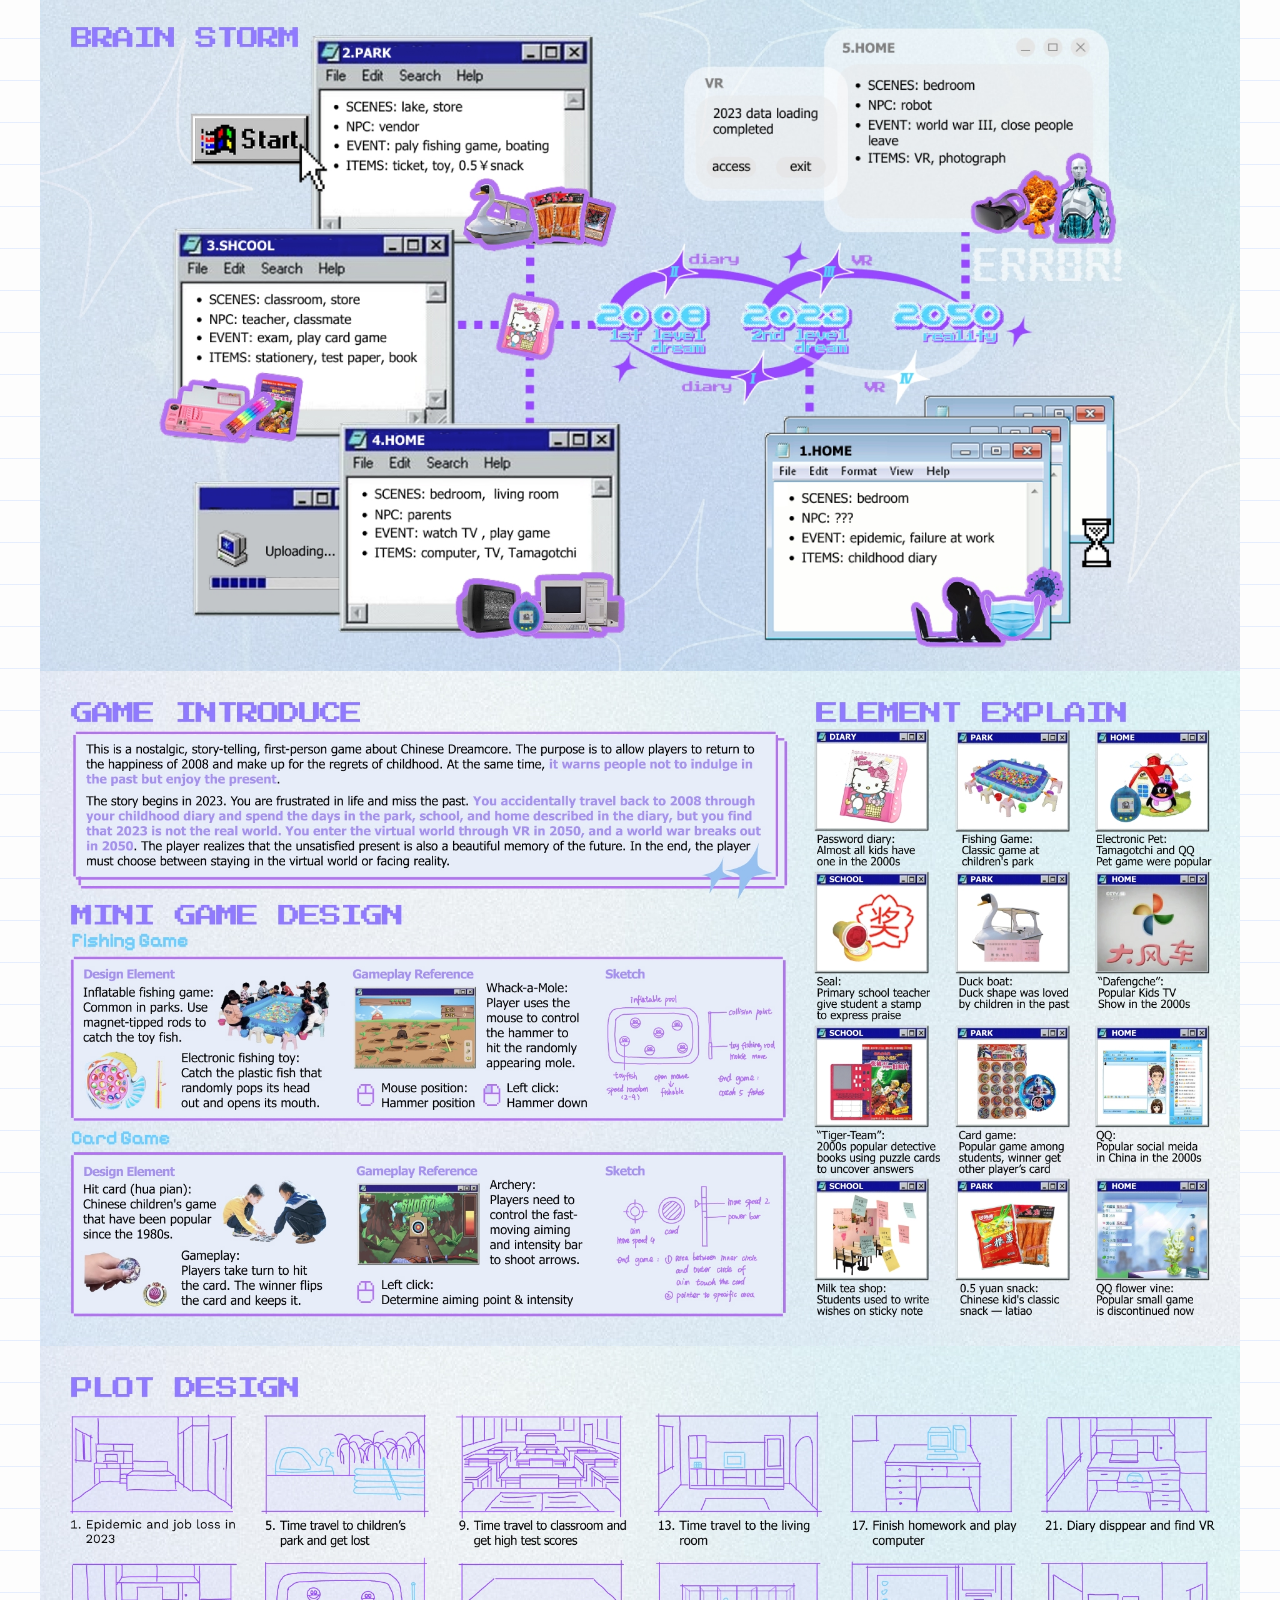
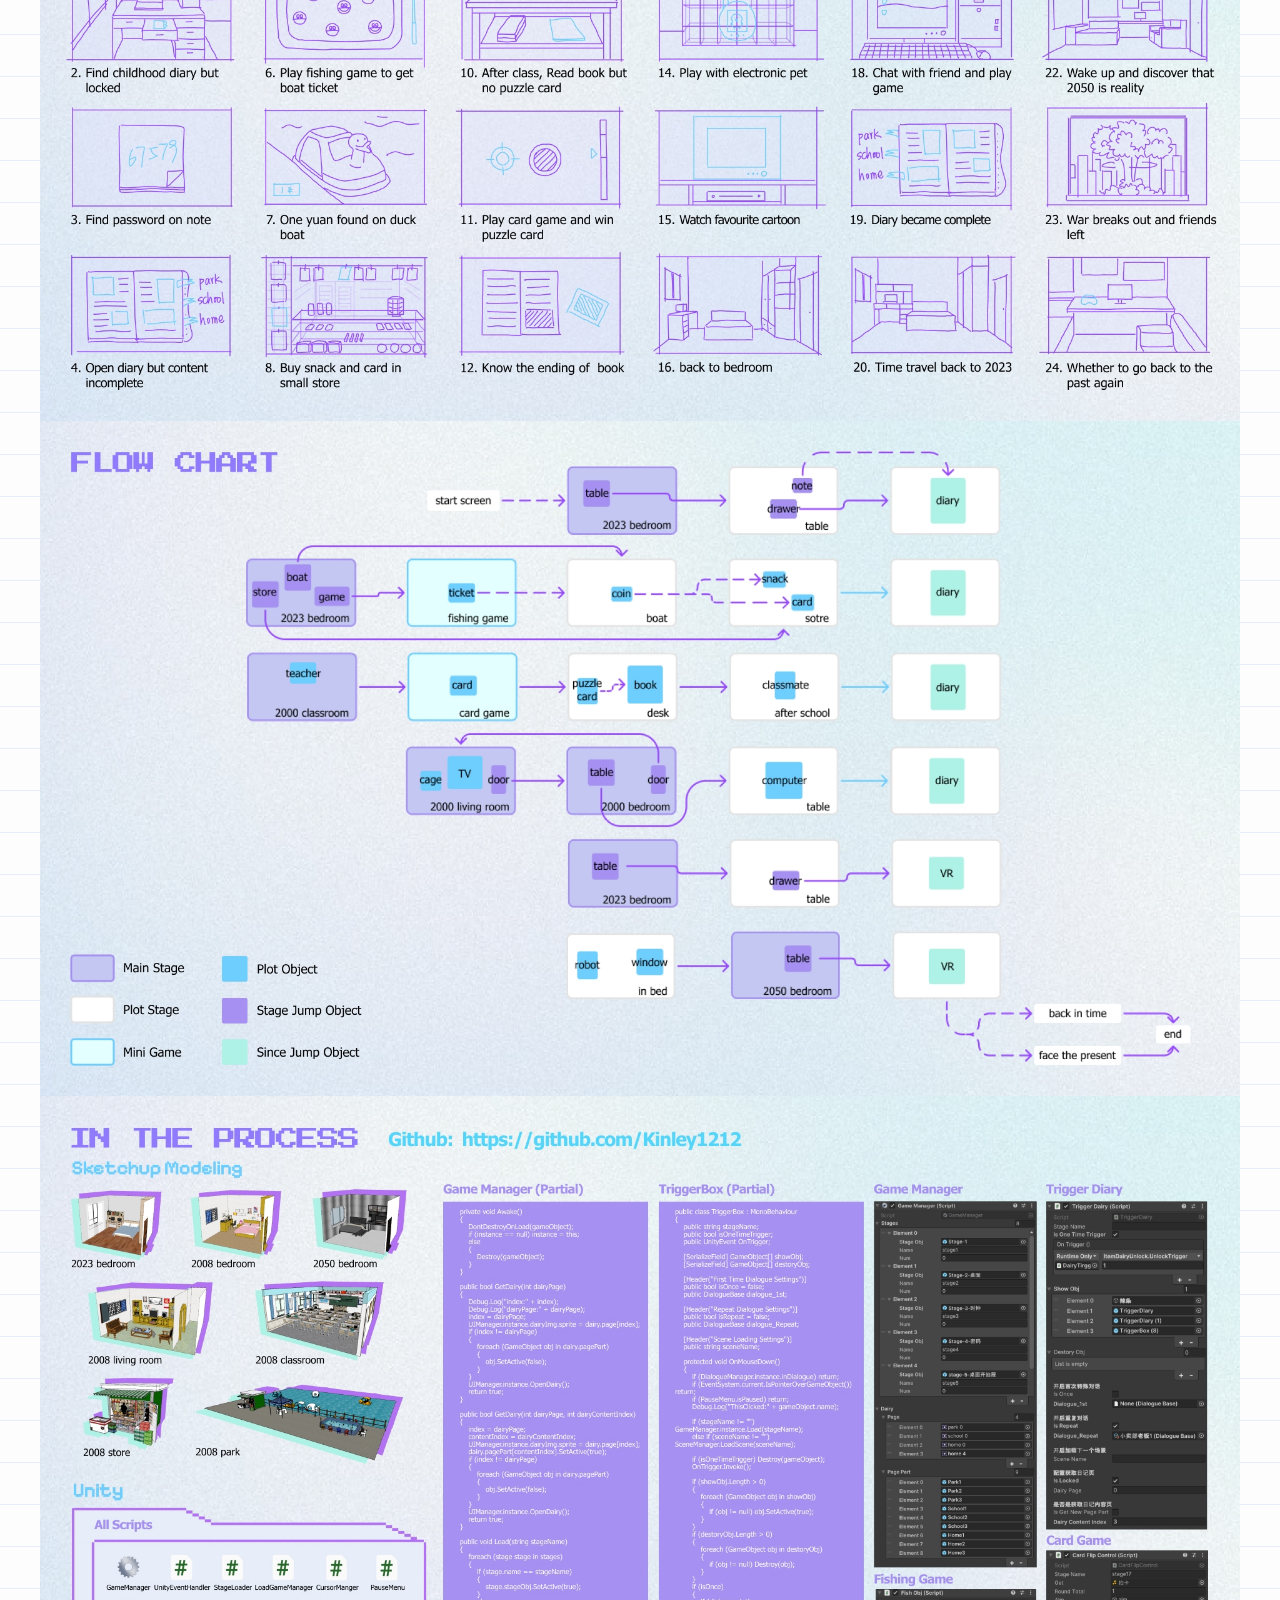
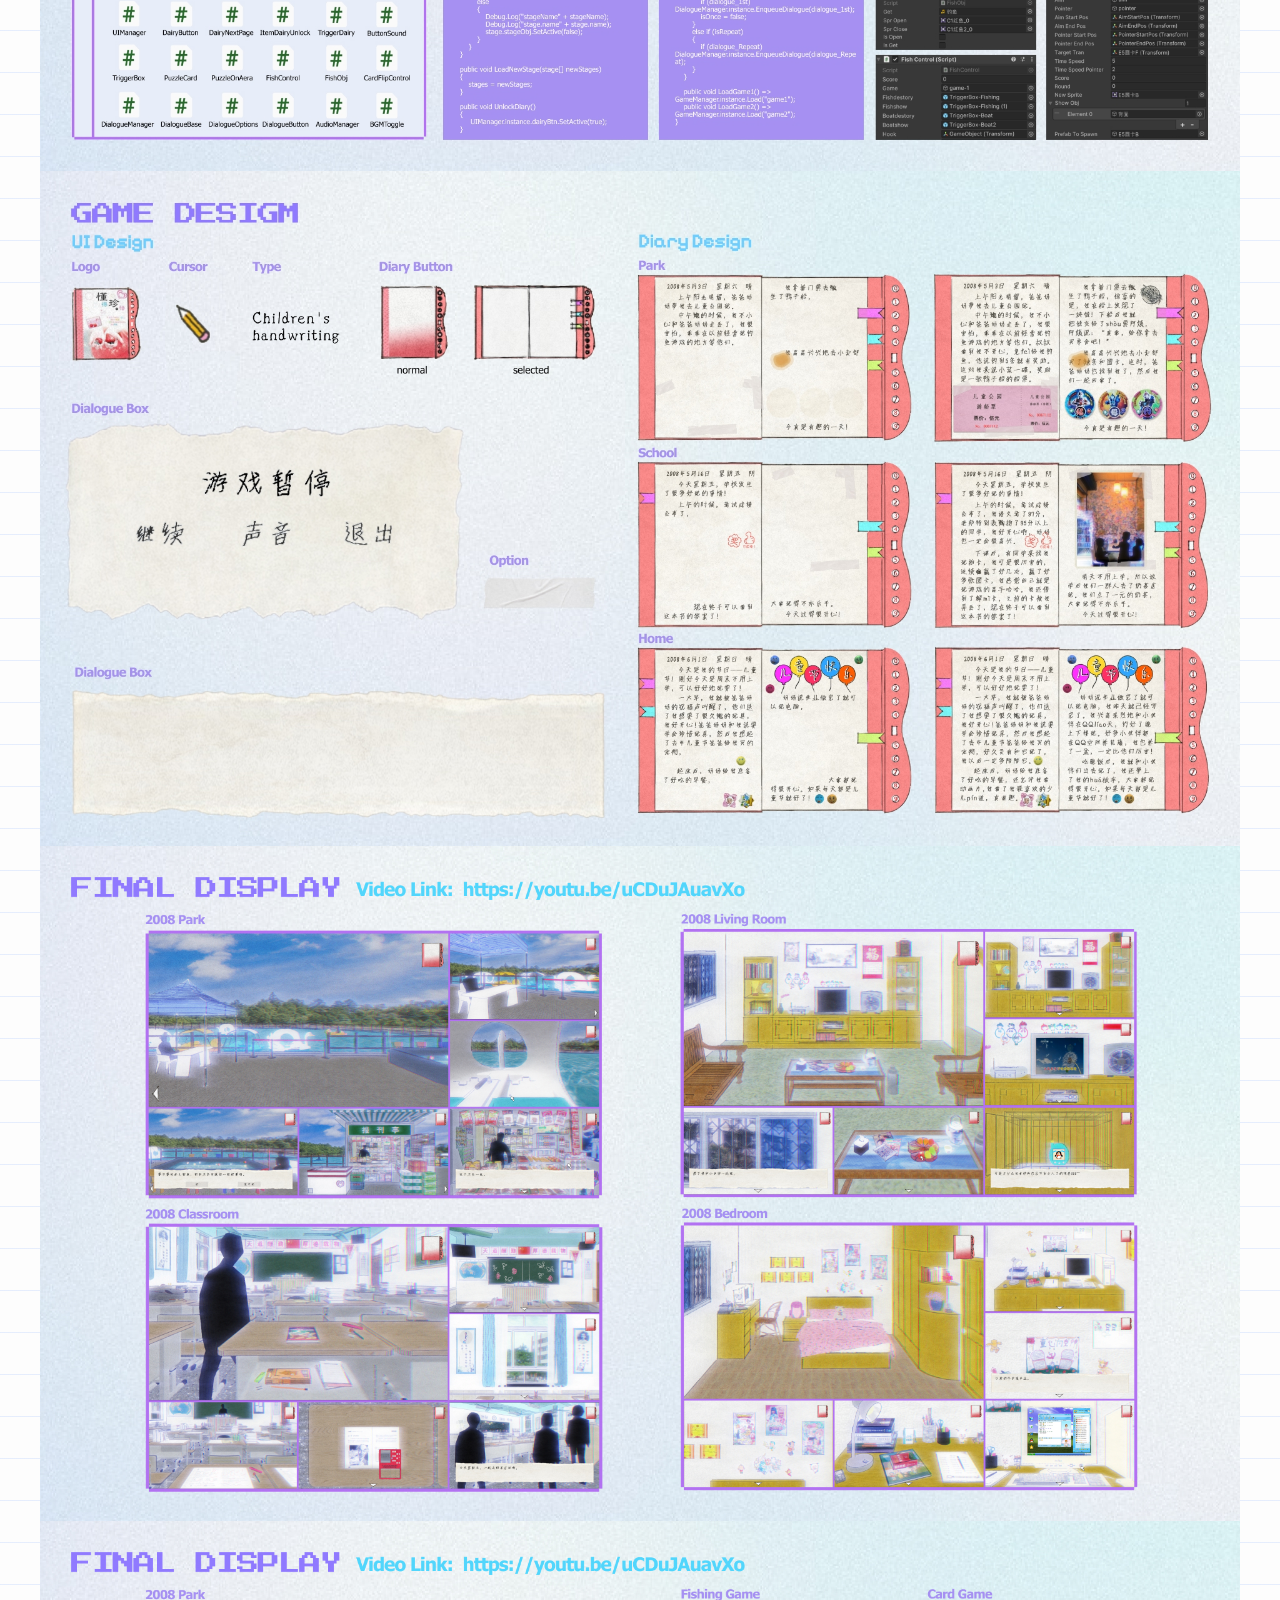
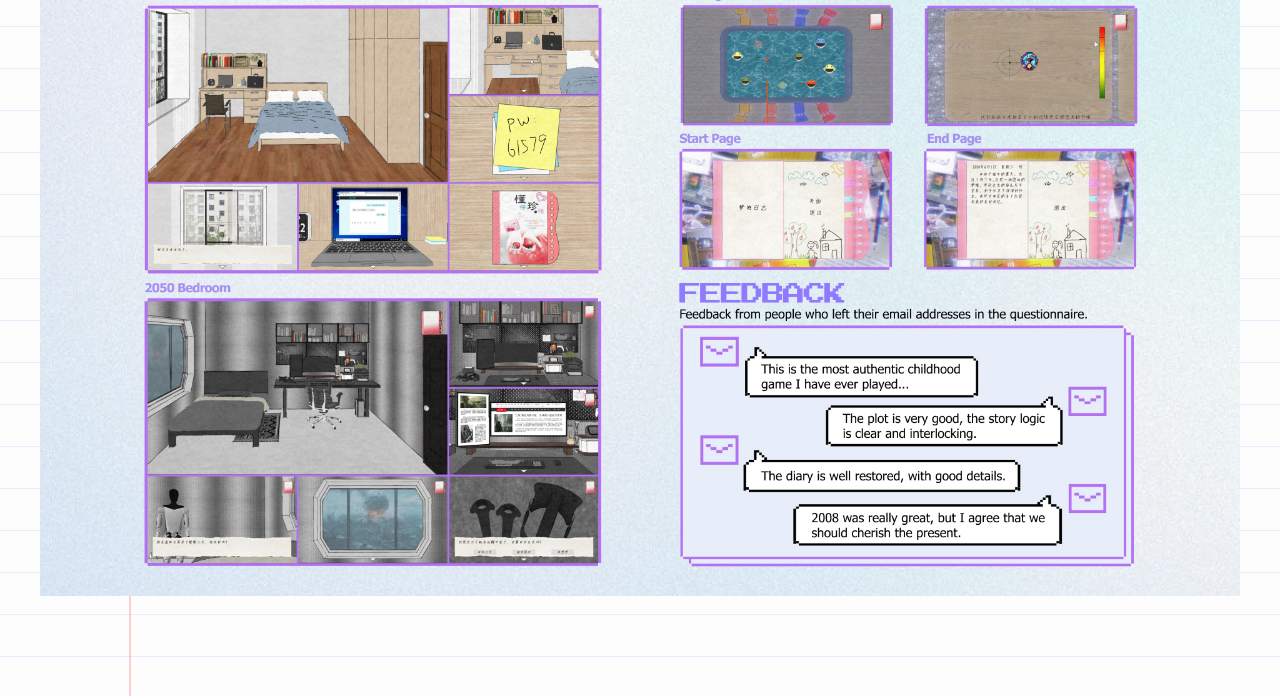
<file: project3.html>
<!DOCTYPE html>
<html lang="en">
<head>
    <meta charset="UTF-8">
    <meta name="viewport" content="width=device-width, initial-scale=1.0">
    <title>Project Details - Kinley Liao</title>
    
    <link rel="preconnect" href="https://fonts.googleapis.com">
    <link rel="preconnect" href="https://fonts.gstatic.com" crossorigin>
    <link href="https://fonts.googleapis.com/css2?family=Caveat:wght@600;700&family=Quicksand:wght@500;600;700&display=swap" rel="stylesheet">

    <link rel="stylesheet" href="style.css">
</head>
<body>

    <nav class="navbar">
            <a href="index.html" class="nav-logo">Back</a>

        <div class="nav-links dropdown">
            <a href="#" class="dropdown-toggle">Projects ▾</a>
            
            <div class="dropdown-menu hand-drawn">
                <a href="project1.html" class="color-pink">Smart Green Recycling</a>
                <a href="project2.html" class="color-yellow">Tomorrow Times</a>
                <a href="project3.html" class="color-green">Dream Trace</a>
                <a href="project4.html" class="color-blue">Underland</a>
                <a href="project5.html" class="color-pink">Herbobuddy</a>
            </div>
        </div>
    </nav>

    <div class="project-top-links fade-in">
        
        <a href="https://github.com/Kinley1212/DreamTrace" target="_blank" class="btn-download hand-drawn">
            <svg viewBox="0 0 24 24"><path d="M12 0c-6.626 0-12 5.373-12 12 0 5.302 3.438 9.8 8.207 11.387.599.111.793-.261.793-.577v-2.234c-3.338.726-4.033-1.416-4.033-1.416-.546-1.387-1.333-1.756-1.333-1.756-1.089-.745.083-.729.083-.729 1.205.084 1.839 1.237 1.839 1.237 1.07 1.834 2.807 1.304 3.492.997.107-.775.418-1.305.762-1.604-2.665-.305-5.467-1.334-5.467-5.931 0-1.311.469-2.381 1.236-3.221-.124-.303-.535-1.524.117-3.176 0 0 1.008-.322 3.301 1.23.957-.266 1.983-.399 3.003-.404 1.02.005 2.047.138 3.006.404 2.291-1.552 3.297-1.23 3.297-1.23.653 1.653.242 2.874.118 3.176.77.84 1.235 1.911 1.235 3.221 0 4.609-2.807 5.624-5.479 5.921.43.372.823 1.102.823 2.222v3.293c0 .319.192.694.801.576 4.765-1.589 8.199-6.086 8.199-11.386 0-6.627-5.373-12-12-12z"/></svg>
            GitHub
        </a>

        <a href="https://youtu.be/uCDuJAuavXo" target="_blank" class="btn-download hand-drawn">
            <svg viewBox="0 0 24 24"><path d="M19.615 3.184c-3.604-.246-11.631-.245-15.23 0-3.897.266-4.356 2.62-4.385 8.816.029 6.185.484 8.549 4.385 8.816 3.6.245 11.626.246 15.23 0 3.897-.266 4.356-2.62 4.385-8.816-.029-6.185-.484-8.549-4.385-8.816zm-10.615 12.816v-8l8 3.993-8 4.007z"/></svg>
            YouTube
        </a>
        
    </div>

    <div class="project-images fade-in">
        <img src="images/3-1.jpg" alt="Project details part 1">
        <img src="images/3-2.jpg" alt="Project details part 2">
        <img src="images/3-3.jpg" alt="Project details part 3">
        <img src="images/3-4.jpg" alt="Project details part 4">
        <img src="images/3-5.jpg" alt="Project details part 5">
        <img src="images/3-6.jpg" alt="Project details part 6">
        <img src="images/3-7.jpg" alt="Project details part 7">
        <img src="images/3-8.jpg" alt="Project details part 8">
        <img src="images/3-9.jpg" alt="Project details part 9">
        <img src="images/3-10.jpg" alt="Project details part 10">
    </div>

    <script src="script.js"></script>
</body>
</html>
</file>
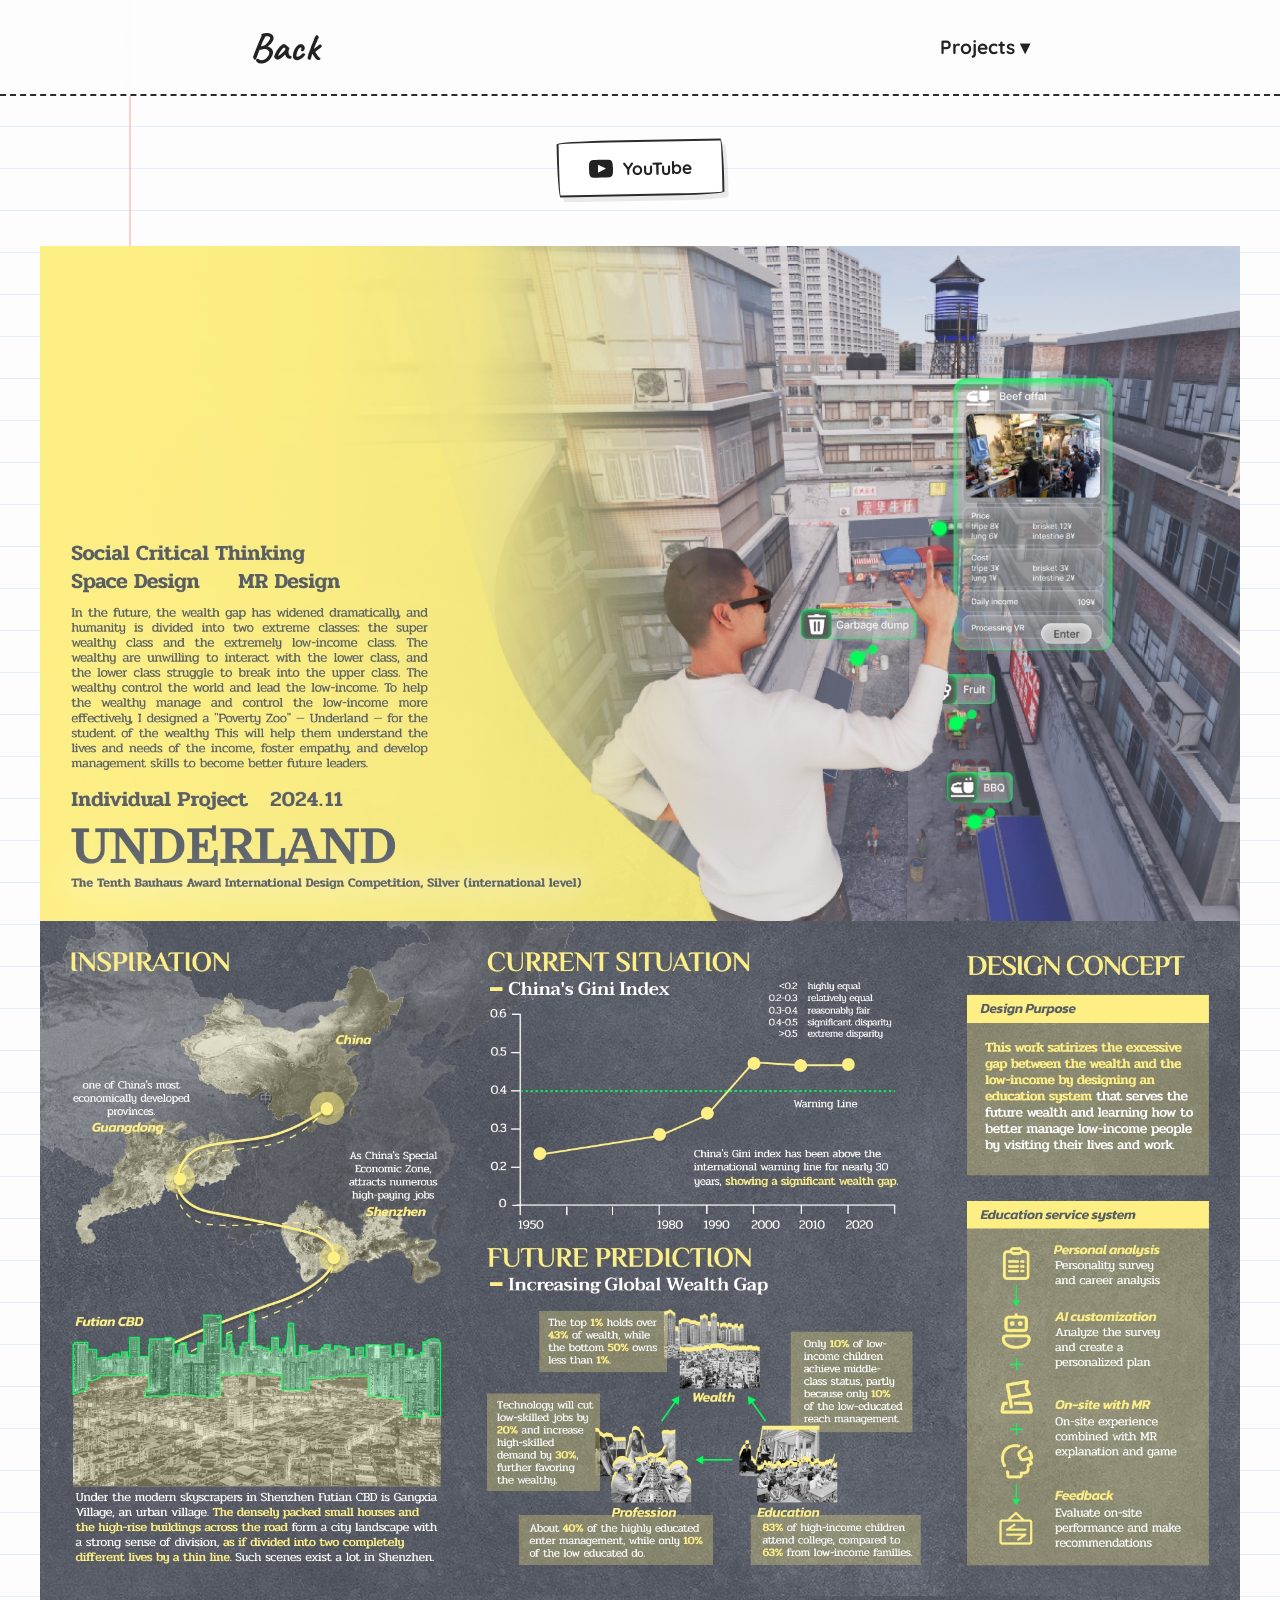
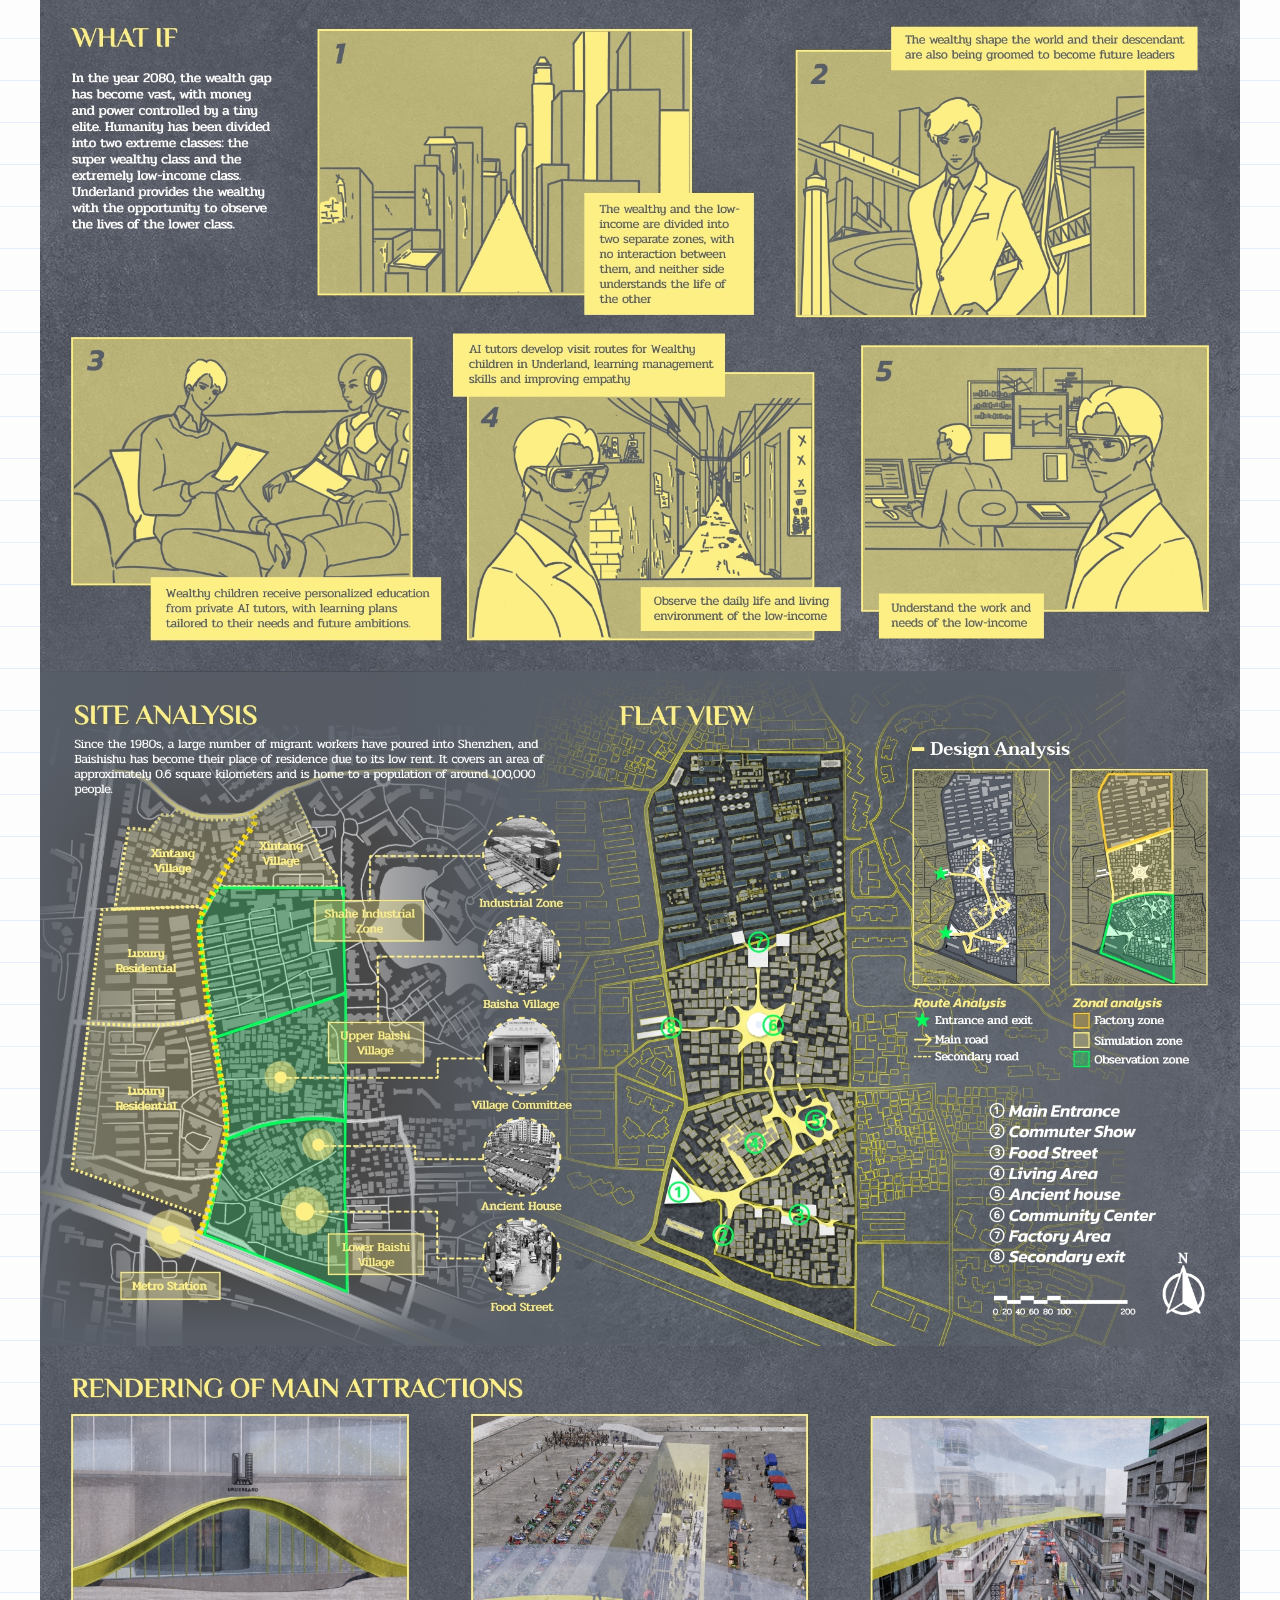
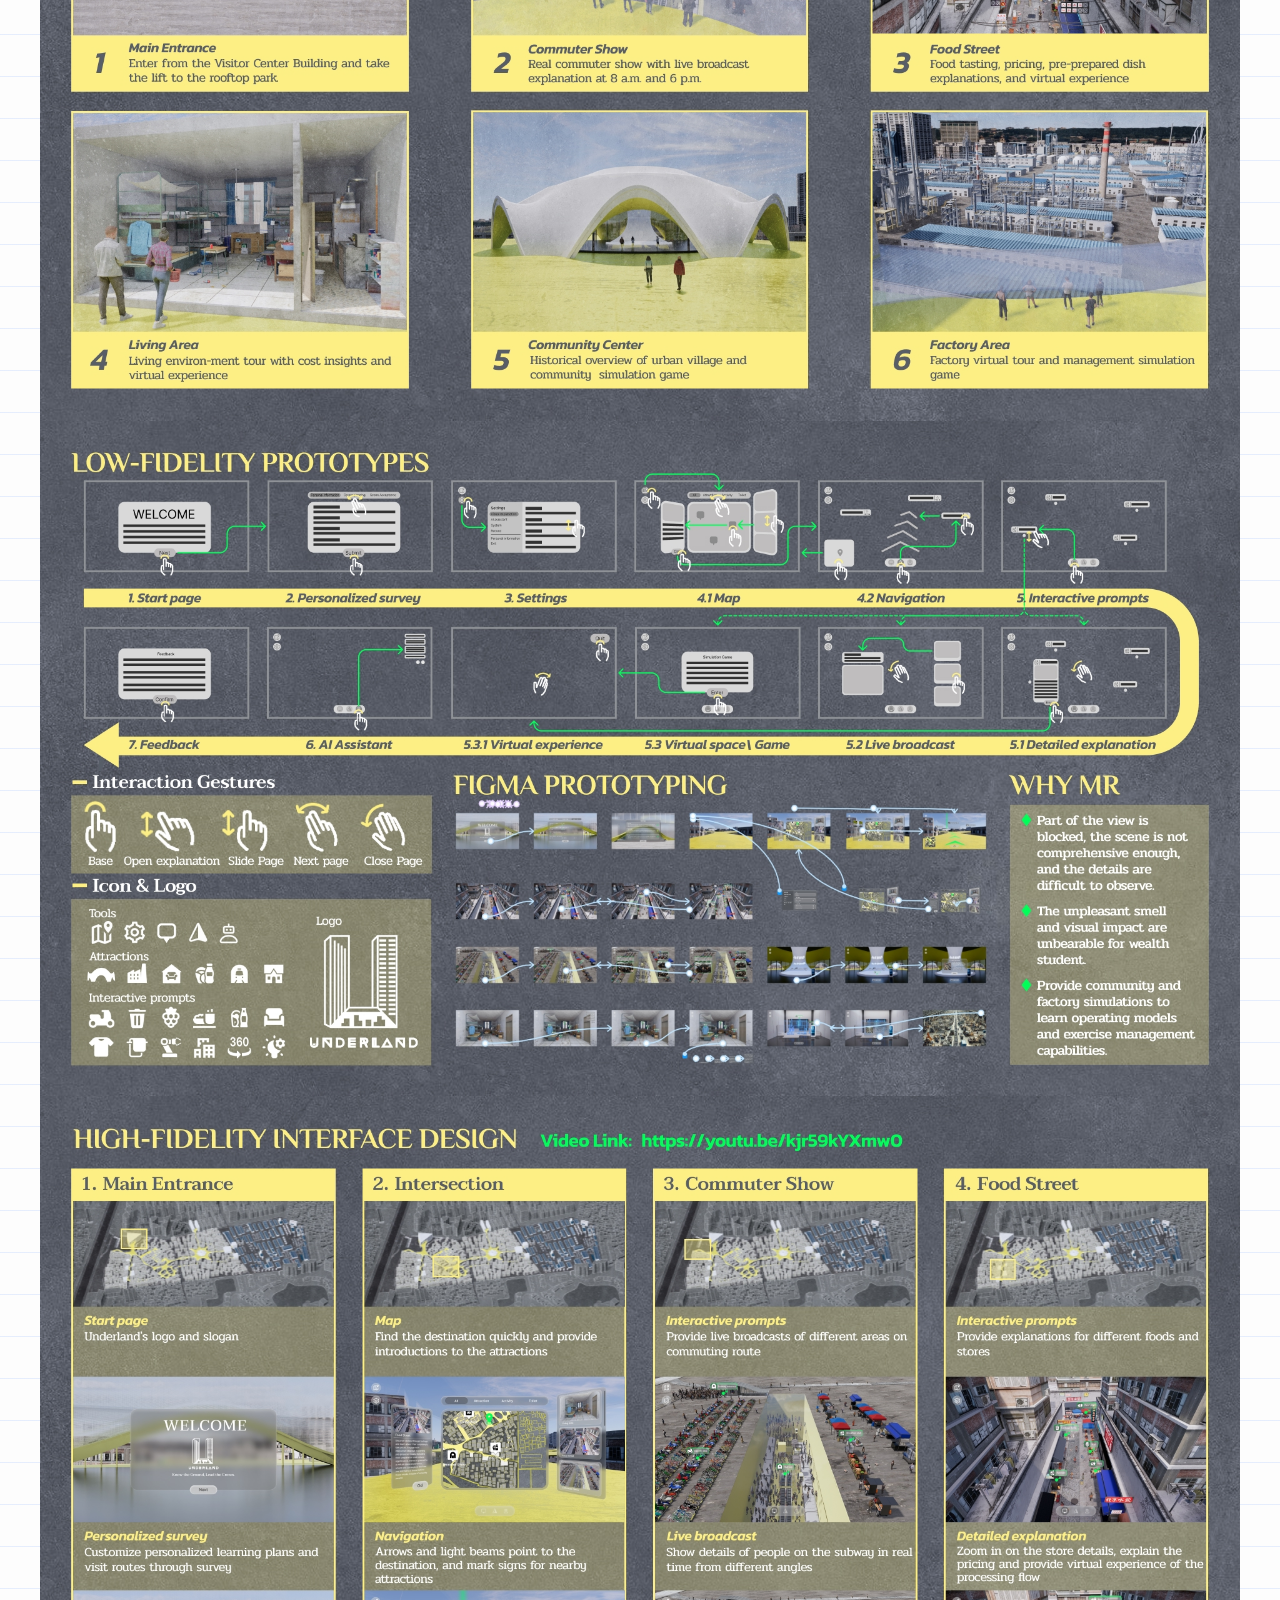
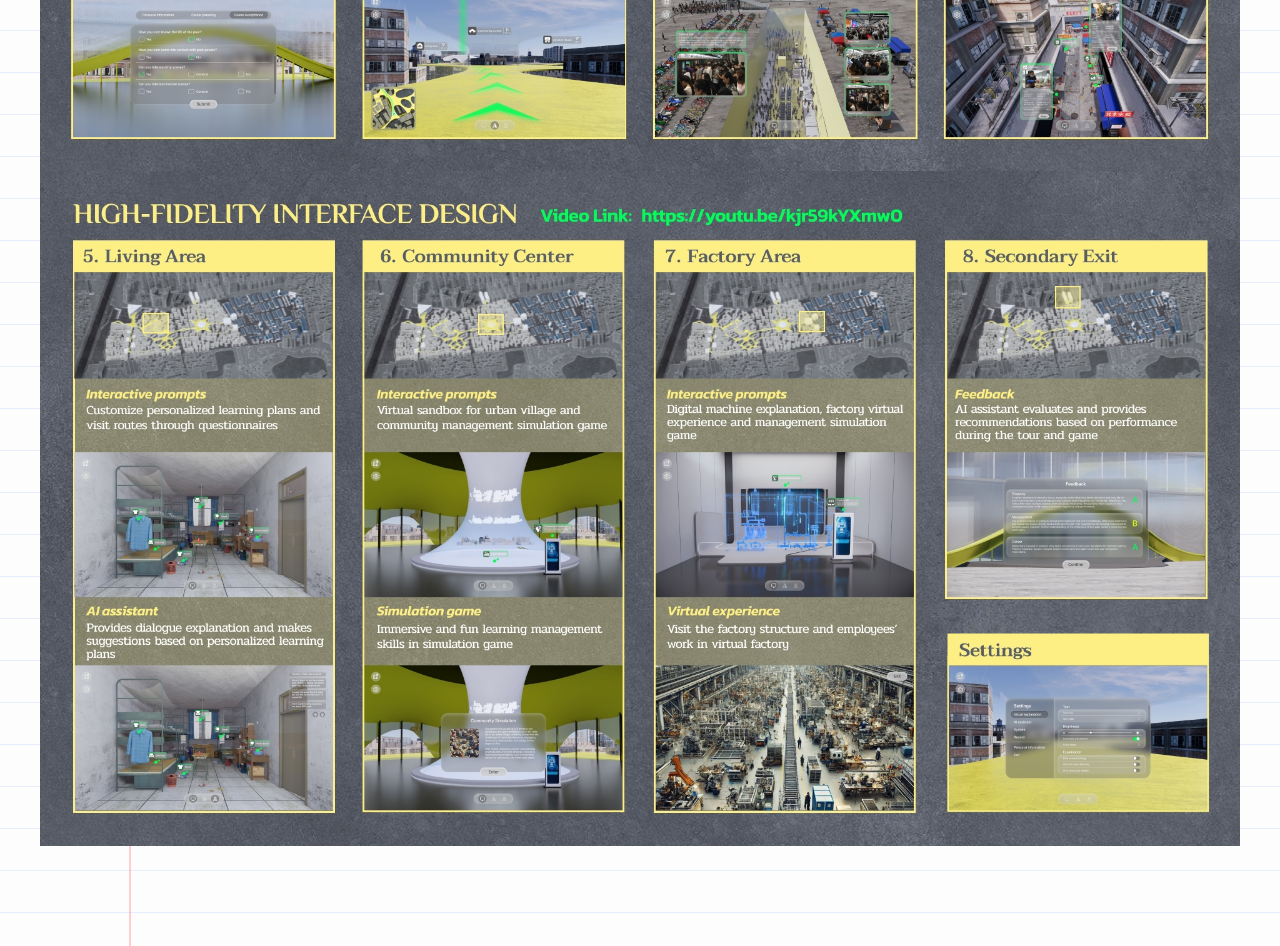
<file: project4.html>
<!DOCTYPE html>
<html lang="en">
<head>
    <meta charset="UTF-8">
    <meta name="viewport" content="width=device-width, initial-scale=1.0">
    <title>Project Details - Kinley Liao</title>
    
    <link rel="preconnect" href="https://fonts.googleapis.com">
    <link rel="preconnect" href="https://fonts.gstatic.com" crossorigin>
    <link href="https://fonts.googleapis.com/css2?family=Caveat:wght@600;700&family=Quicksand:wght@500;600;700&display=swap" rel="stylesheet">

    <link rel="stylesheet" href="style.css">
</head>
<body>

    <nav class="navbar">
            <a href="index.html" class="nav-logo">Back</a>

        <div class="nav-links dropdown">
            <a href="#" class="dropdown-toggle">Projects ▾</a>
            
            <div class="dropdown-menu hand-drawn">
                <a href="project1.html" class="color-pink">Smart Green Recycling</a>
                <a href="project2.html" class="color-yellow">Tomorrow Times</a>
                <a href="project3.html" class="color-green">Dream Trace</a>
                <a href="project4.html" class="color-blue">Underland</a>
                <a href="project5.html" class="color-pink">Herbobuddy</a>
            </div>
        </div>
    </nav>

    <div class="project-top-links fade-in">
        
        <a href="https://youtu.be/kjr59kYXmw0" target="_blank" class="btn-download hand-drawn">
            <svg viewBox="0 0 24 24"><path d="M19.615 3.184c-3.604-.246-11.631-.245-15.23 0-3.897.266-4.356 2.62-4.385 8.816.029 6.185.484 8.549 4.385 8.816 3.6.245 11.626.246 15.23 0 3.897-.266 4.356-2.62 4.385-8.816-.029-6.185-.484-8.549-4.385-8.816zm-10.615 12.816v-8l8 3.993-8 4.007z"/></svg>
            YouTube
        </a>
        
    </div>

    <div class="project-images fade-in">
        <img src="images/4-1.jpg" alt="Project details part 1">
        <img src="images/4-2.jpg" alt="Project details part 2">
        <img src="images/4-3.jpg" alt="Project details part 3">
        <img src="images/4-4.jpg" alt="Project details part 4">
        <img src="images/4-5.jpg" alt="Project details part 5">
        <img src="images/4-6.jpg" alt="Project details part 6">
        <img src="images/4-7.jpg" alt="Project details part 7">
        <img src="images/4-8.jpg" alt="Project details part 8">
    </div>

    <script src="script.js"></script>
</body>
</html>
</file>
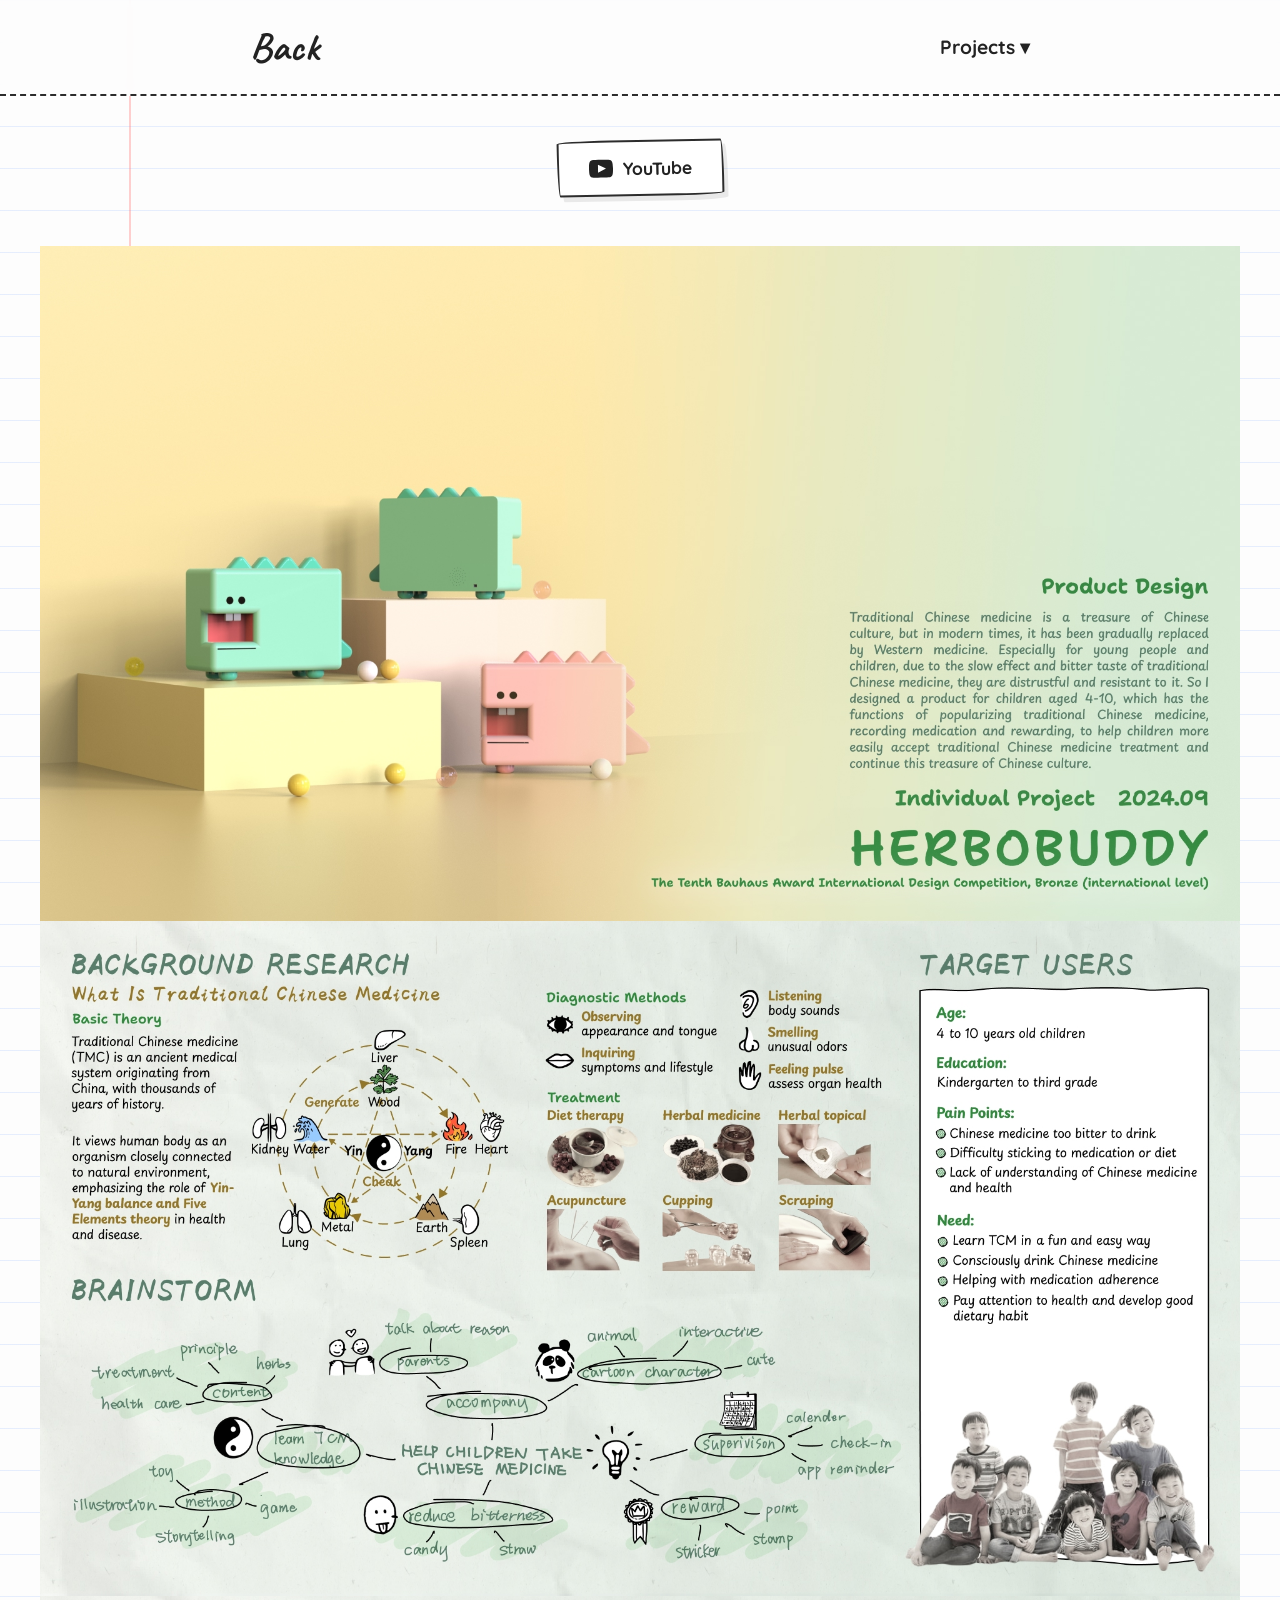
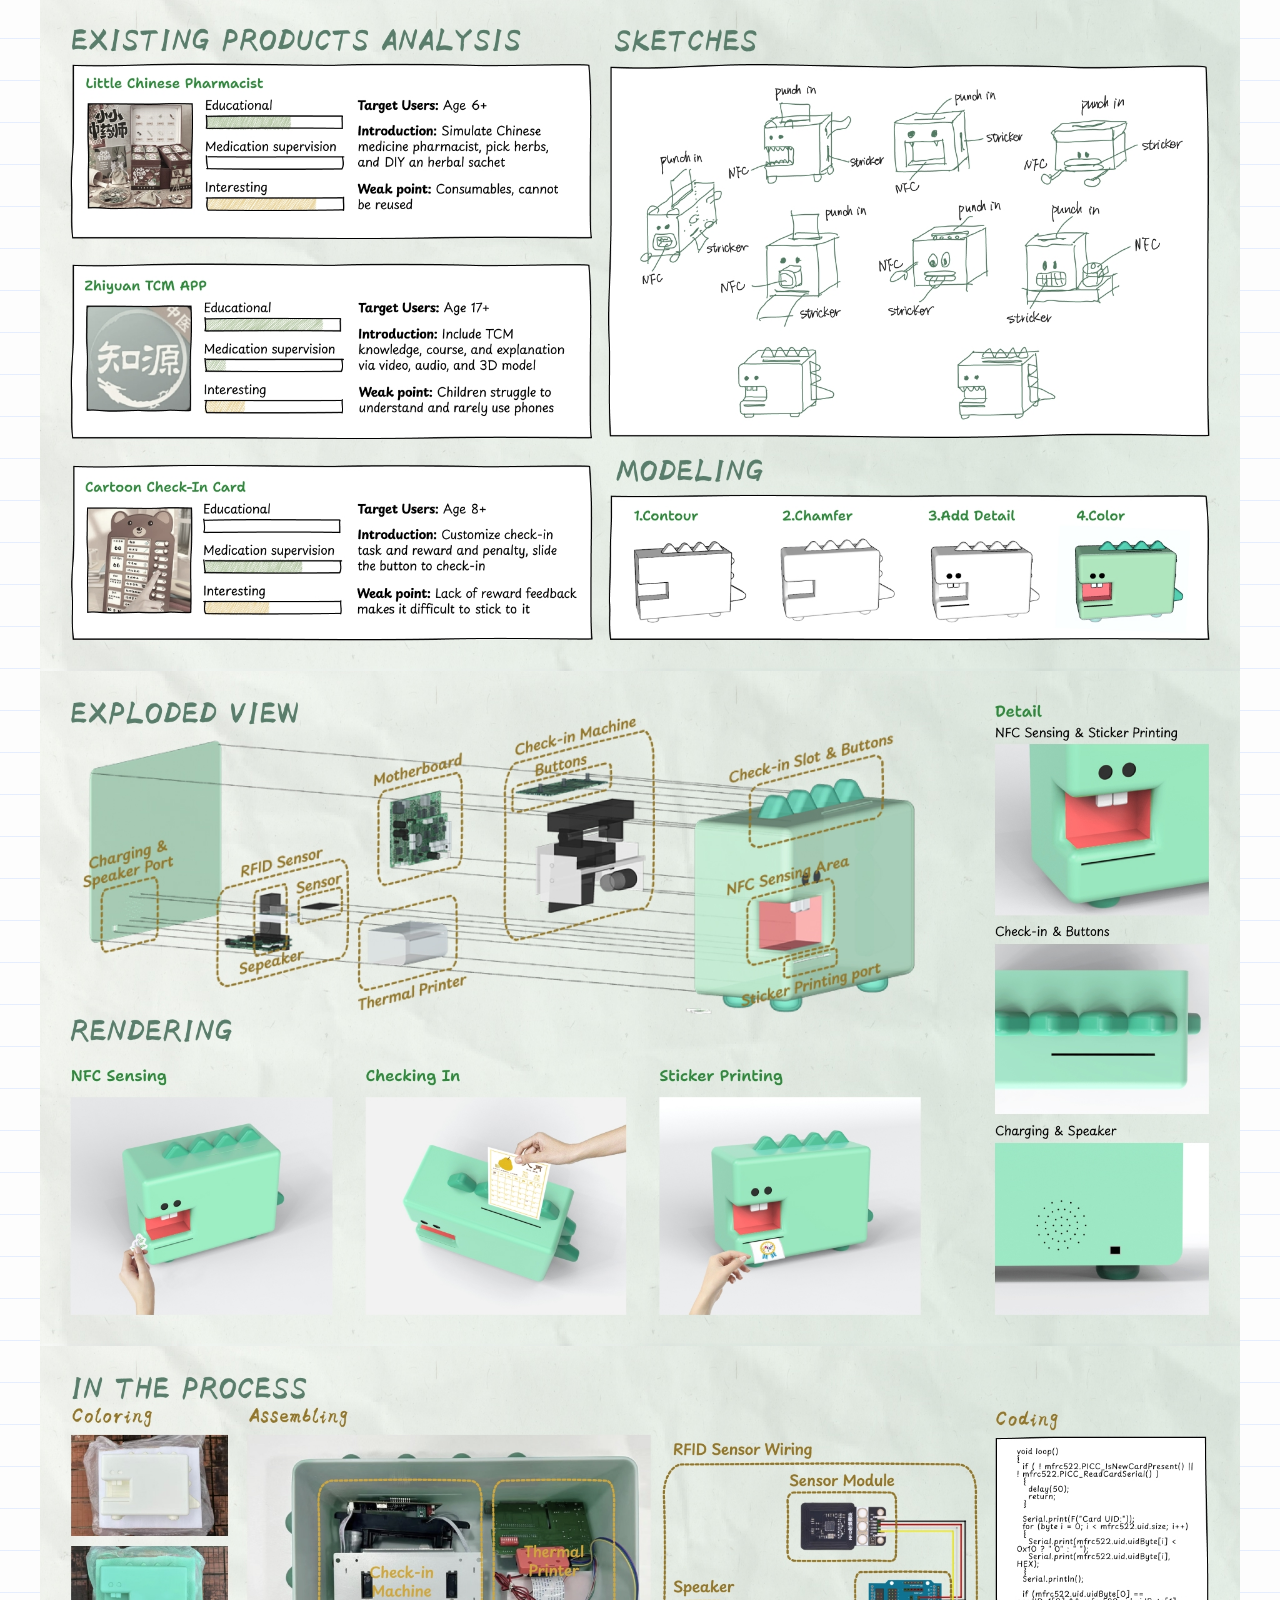
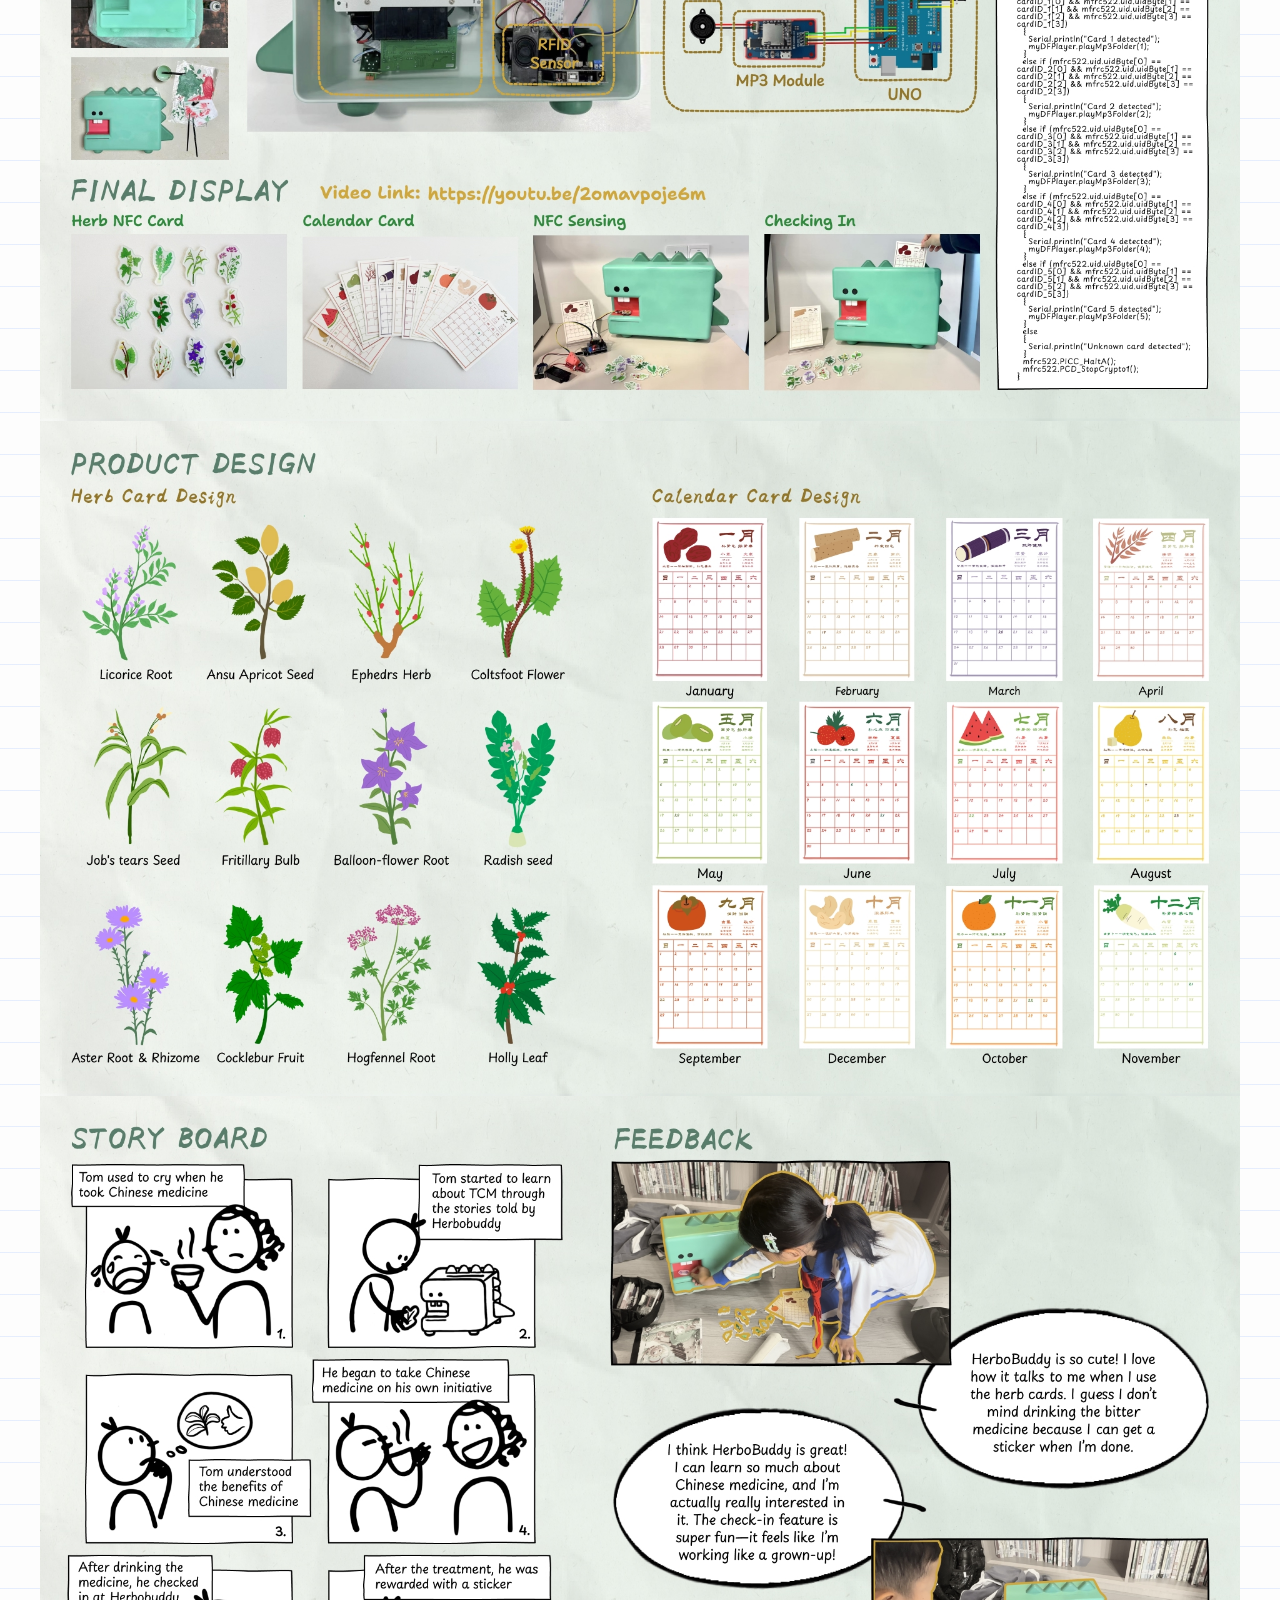
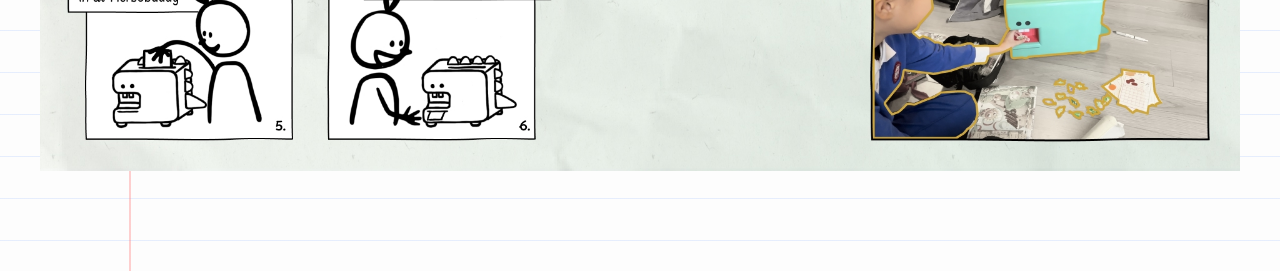
<file: project5.html>
<!DOCTYPE html>
<html lang="en">
<head>
    <meta charset="UTF-8">
    <meta name="viewport" content="width=device-width, initial-scale=1.0">
    <title>Project Details - Kinley Liao</title>
    
    <link rel="preconnect" href="https://fonts.googleapis.com">
    <link rel="preconnect" href="https://fonts.gstatic.com" crossorigin>
    <link href="https://fonts.googleapis.com/css2?family=Caveat:wght@600;700&family=Quicksand:wght@500;600;700&display=swap" rel="stylesheet">

    <link rel="stylesheet" href="style.css">
</head>
<body>

    <nav class="navbar">
            <a href="index.html" class="nav-logo">Back</a>

        <div class="nav-links dropdown">
            <a href="#" class="dropdown-toggle">Projects ▾</a>
            
            <div class="dropdown-menu hand-drawn">
                <a href="project1.html" class="color-pink">Smart Green Recycling</a>
                <a href="project2.html" class="color-yellow">Tomorrow Times</a>
                <a href="project3.html" class="color-green">Dream Trace</a>
                <a href="project4.html" class="color-blue">Underland</a>
                <a href="project5.html" class="color-pink">Herbobuddy</a>
            </div>
        </div>
    </nav>

    <div class="project-top-links fade-in">
        
        <a href="https://youtu.be/2oMAVpojE6M" target="_blank" class="btn-download hand-drawn">
            <svg viewBox="0 0 24 24"><path d="M19.615 3.184c-3.604-.246-11.631-.245-15.23 0-3.897.266-4.356 2.62-4.385 8.816.029 6.185.484 8.549 4.385 8.816 3.6.245 11.626.246 15.23 0 3.897-.266 4.356-2.62 4.385-8.816-.029-6.185-.484-8.549-4.385-8.816zm-10.615 12.816v-8l8 3.993-8 4.007z"/></svg>
            YouTube
        </a>
        
    </div>

    <div class="project-images fade-in">
        <img src="images/5-1.jpg" alt="Project details part 1">
        <img src="images/5-2.jpg" alt="Project details part 2">
        <img src="images/5-3.jpg" alt="Project details part 3">
        <img src="images/5-4.jpg" alt="Project details part 4">
        <img src="images/5-5.jpg" alt="Project details part 5">
        <img src="images/5-6.jpg" alt="Project details part 6">
        <img src="images/5-7.jpg" alt="Project details part 7">
    </div>

    <script src="script.js"></script>
</body>
</html>
</file>
<file: style.css>
:root {
    --text-main: #222222;
    --text-muted: #444444; 
    --border-color: #2c2c2c; 

     /* Highlighter */   
    --hl-pink: rgba(255, 182, 193, 0.7);
    --hl-blue: rgba(173, 216, 230, 0.7);
    --hl-yellow: rgba(255, 255, 153, 0.8);
    --hl-green: rgba(152, 251, 152, 0.7);
    
    /* Tape */
    --tape-pink: rgba(255, 182, 193, 0.4);
    --tape-blue: rgba(173, 216, 230, 0.4);
    --tape-yellow: rgba(255, 235, 130, 0.4);
    --tape-green: rgba(152, 251, 152, 0.4);
}

* {
    margin: 0;
    padding: 0;
    box-sizing: border-box;
}

html {
    scroll-behavior: smooth;
}

/* Background */
body {
    font-family: 'Quicksand', sans-serif;
    color: var(--text-main);
    background-color: #fdfdfd;

    background-image: 
        linear-gradient(90deg, transparent 129px, rgba(255,100,100,0.3) 129px, rgba(255,100,100,0.3) 131px, transparent 131px),
        linear-gradient(rgba(100,150,255,0.15) 1px, transparent 1px);
    background-size: 100% 100%, 100% 42px; /* 32px 为横线间距 */
    line-height: 1.6;
    -webkit-font-smoothing: antialiased;
    overflow-x: hidden;
}

::-webkit-scrollbar {
    width: 0px;
}

/* Frame */
.hand-drawn {
    border: 2px solid var(--border-color);
    border-radius: 255px 15px 225px 15px / 15px 225px 15px 255px;
    background: #ffffff;
    box-shadow: 4px 5px 0px rgba(0,0,0,0.08); /* 淡淡的素描投影 */
}

/* Tape Style */
.tape {
    position: absolute;
    width: 90px;
    height: 30px;
    box-shadow: 0 1px 3px rgba(0,0,0,0.1);
    z-index: 10;
}

/* Highlighter Style */
.highlight {
    position: relative;
    display: inline-block;
    z-index: 1;
}
.highlight::after {
    content: '';
    position: absolute;
    left: -5px;
    right: -5px;
    bottom: 12%;
    height: 40%;
    z-index: -1;
    border-radius: 4px 8px 6px 4px;
    transform: rotate(-1deg);
}
.hl-pink::after { background: var(--hl-pink); }
.hl-blue::after { background: var(--hl-blue); }
.hl-yellow::after { background: var(--hl-yellow); transform: rotate(1deg); }
.hl-green::after { background: var(--hl-green); }

/* Navigation */
.navbar {
    position: fixed;
    top: 0;
    left: 0;
    width: 100%;
    padding: 15px 250px;
    display: flex;
    justify-content: space-between;
    align-items: center;
    background: rgba(253, 253, 253, 0.9);
    backdrop-filter: blur(5px);
    z-index: 1000;
    border-bottom: 2.5px dashed var(--border-color);
}

.nav-logo {
    font-family: 'Caveat', cursive;
    font-weight: 700;
    font-size: 2.5rem;
    color: var(--text-main);
    text-decoration: none;
}

.nav-links {
    display: flex;
    gap: 40px;
    align-items: center;
}

.nav-links a {
    text-decoration: none;
    color: var(--text-main);
    font-size: 1.05rem;
    font-weight: 700;
    transition: all 0.2s;
}

.nav-links a:hover {
    transform: translateY(-2px) rotate(-3deg);
}

.nav-links a:not(.nav-btn-download) {
    position: relative;
    z-index: 1;
}

.nav-links a:not(.nav-btn-download)::after {
    content: '';
    position: absolute;
    left: -3px;
    right: -3px;
    bottom: 15%;
    height: 35%;
    z-index: -1;
    border-radius: 3px 5px 4px 3px;
    transform: rotate(-1deg) scaleX(0); 
    transform-origin: left; 
    transition: transform 0.25s ease-out;
}

.nav-links a:not(.nav-btn-download):hover::after {
    transform: rotate(-1deg) scaleX(1);
}

.nav-links a[href="#about"]::after { background: var(--hl-pink); }
.nav-links a[href="#projects"]::after { background: var(--hl-yellow); }
.nav-links a[href="#contact"]::after { background: var(--hl-green); }

.nav-btn-download {
    padding: 6px 18px;
    text-decoration: none;
    color: var(--text-main) !important;
    transition: all 0.3s;
    position: relative;
}
.nav-btn-download:hover {
    transform: scale(1.05) rotate(2deg);
}
.nav-btn-download .tape {
    top: -8px; left: 50%; transform: translateX(-50%) rotate(-4deg); width: 60px; height: 18px; background: var(--tape-blue);
}

/* General Layout */
section {
    min-height: 100vh;
    padding: 120px 250px 100px 250px;
    display: flex;
    flex-direction: column;
    position: relative;
}

.fade-in {
    opacity: 0;
    transform: translateY(30px);
    transition: opacity 0.8s ease-out, transform 0.8s ease-out;
}

.fade-in.visible {
    opacity: 1;
    transform: translateY(0);
}

/* Main Title */
.section-header {
    display: flex;
    justify-content: center;
    margin-bottom: 60px;
    width: 100%;
}

.section-header h2 {
    font-family: 'Caveat', cursive;
    font-size: 4.5rem;
    color: var(--text-main);
    font-weight: 700;
}

/* Hero Section */
#hero {
    justify-content: center;
    align-items: center;
    text-align: center;
}

.hero-title {
    font-family: 'Caveat', cursive;
    font-size: clamp(4.5rem, 9vw, 7.5rem);
    font-weight: 700;
    color: var(--text-main);
    margin-bottom: 15px;
}

.hero-subtitle {
    font-size: clamp(1.1rem, 1.8vw, 1.3rem);
    color: var(--text-muted);
    font-weight: 600;
}

/* About Section */
.about-content {
    display: grid;
    grid-template-columns: 4fr 6fr;
    gap: 60px;
    align-items: start;
}

.about-left {
    position: sticky;
    top: 200px;
    margin-top: 40px;
    display: flex;
    flex-direction: column;
    gap: 40px;
}

/* Profile Image */
.pic-wrapper {
    position: relative;
    width: 65%;
    max-width: 240px;
    padding: 10px;
    background: #fff;
    transform: rotate(-2deg);
}

.pic-wrapper .tape-1 { top: -10px; left: -15px; transform: rotate(-45deg); background: var(--tape-yellow); }
.pic-wrapper .tape-2 { bottom: -10px; right: -15px; transform: rotate(-35deg); background: var(--tape-yellow); }

.profile-pic {
    width: 100%;
    aspect-ratio: 3/4;
    object-fit: cover;
    border-radius: 4px;
}

.short-bio {
    font-family: 'Caveat', cursive;
    font-size: 1.4rem;
    font-weight: 700;
    color: var(--text-main);
    line-height: 1.6;
    width: 90%;
    margin-top: 10px;
}

.about-right {
    display: flex;
    flex-direction: column;
    gap: 25px;
}

h3 {
    font-family: 'Caveat', cursive;
    font-size: 2rem;
    font-weight: 700;
    margin-bottom: 15px;
    color: var(--text-main);
    display: inline-block;
    border-bottom: 2px solid #333;
    padding-bottom: 1px;
}

/* Links */
.social-links {
    display: flex;
    gap: 30px;
    align-items: center;
    margin-bottom: 10px;
}

.social-link {
    display: flex;
    align-items: center;
    gap: 8px;
    text-decoration: none;
    color: var(--text-main);
    font-size: 1.1rem;
    font-weight: 600;
    padding: 8px 16px;
    transition: all 0.2s;
}

.social-link svg {
    width: 22px;
    height: 22px;
    fill: currentColor;
}

.social-link:hover {
    transform: translateY(-3px) rotate(2deg);
    background: rgba(0,0,0,0.05);
}

/* Core Skills */
.skills-category {
    margin-bottom: 25px;
}

.skill-tags {
    display: flex;
    flex-wrap: wrap;
    gap: 12px;
}

.skill-tag {
    padding: 4px 12px;
    font-size: 0.9rem;
    font-weight: 550;
    color: var(--text-main);
    transition: all 0.2s;
    cursor: pointer;
}

.skill-tag:hover {
    transform: translateY(-3px) rotate(-3deg) scale(1.05);
    background: #f0f0f0;
}

.level-title {
    font-size: 1.1rem; 
    font-weight: 600;  
    color: var(--text-main);
    margin-bottom: 10px;
    display: flex;
    justify-content: space-between;
    align-items: flex-start; 
}

.level-title span:first-child {
    flex: 1; 
    position: relative;
    padding-left: 16px;
}

.level-title span:first-child::before {
    content: '•';
    position: absolute;
    left: 0;
    top: 0;
    color: var(--text-main);
}

.level-title .date {
    font-size: 0.95rem;
    color: var(--text-muted);
    font-weight: 600;
    margin-left: 15px; 
    white-space: nowrap;
}

.level-details {
    list-style-type: none; 
    margin-left: 16px;
    color: #666666; 
    font-size: 1rem;
    font-weight: 500;
    margin-bottom: 30px; 
}

.level-details li {
    margin-bottom: 6px;
    line-height: 1.5; 
}

.level-details li:first-child {
    font-weight: 600;
    color: #444444;
    margin-bottom: 8px; 
}

/* Resume Download */
.btn-download {
    display: inline-block;
    padding: 16px 36px;
    color: var(--text-main);
    text-decoration: none;
    font-weight: 700;
    font-size: 1.1rem;
    align-self: flex-start;
    transition: all 0.2s;
    margin-top: 10px;
    transform: rotate(-1deg);
    cursor: pointer;
}

.btn-download:hover {
    transform: translate(2px, 2px) rotate(0deg);
    box-shadow: 1px 2px 0px rgba(0,0,0,0.1); 
    background: #000000;  
    color: #ffffff; 
}

.btn-download:active {
    transform: translate(4px, 4px) rotate(0deg);
    box-shadow: none; 
    background: #000000;  
    color: #ffffff; 
}


/* Projects Section */
#projects {
    gap: 40px;
}

.project-card {
    display: grid;
    grid-template-columns: 6fr 4fr;
    gap: 40px;
    align-items: center;
    padding: 45px;
    transition: all 0.3s;
    position: relative;
}

.project-card:hover {
    transform: translateY(-5px) rotate(1deg);
    box-shadow: 6px 8px 0px rgba(0,0,0,0.08);
}

.project-card .tape {
    top: -15px;
    left: 50%;
    transform: translateX(-50%) rotate(-3deg);
}
.project-card:nth-child(even) .tape { background: var(--tape-green); transform: translateX(-50%) rotate(2deg); }
.project-card:nth-child(odd) .tape { background: var(--tape-green); }

.project-card:nth-child(even) {
    grid-template-columns: 4fr 6fr;
}
.project-card:nth-child(even) .project-img-wrapper {
    order: 2;
}
.project-card:nth-child(even) .project-info {
    order: 1;
}

.project-img-wrapper {
    width: 100%;
    aspect-ratio: 16/9;
    overflow: hidden;
    border: 2px solid var(--border-color);
    border-radius: 8px 25px 5px 15px / 15px 5px 25px 8px; /* 轻微手绘圆角 */
}

.project-img {
    width: 100%;
    height: 100%;
    object-fit: cover;
    transition: transform 0.6s ease;
}

.project-card:hover .project-img {
    transform: scale(1.05);
}

.project-date {
    font-family: 'Caveat', cursive;
    font-size: 1.5rem;
    color: var(--text-muted);
    display: block;
    margin-bottom: 5px;
    font-weight: 700;
}

.project-title {
    font-family: 'Caveat', cursive;
    font-size: 2.8rem;
    margin-bottom: 10px;
    line-height: 1.2;
    font-weight: 700;
    color: var(--text-main);
}

.project-desc {
    color: var(--text-muted);
    margin-bottom: 20px;
    font-size: 1rem;
    font-weight: 600;
}

.project-tags {
    display: flex;
    gap: 10px;
    flex-wrap: wrap;
}

.project-tag {
    font-size: 0.85rem;
    color: var(--text-main);
    padding: 4px 12px;
    font-weight: 600;
}

/* Contact Section */
#contact {
    min-height: auto;
    padding-bottom: 150px;
}

.contact-content {
    display: flex;
    justify-content: space-between;
    align-items: center;
    flex-wrap: wrap;
    gap: 40px;
    margin-top: 20px;
}

.contact-item {
    display: flex;
    flex-direction: column;
    align-items: center;
    gap: 15px;
    text-align: center;
    flex: 1;
    padding: 30px;
    transition: all 0.3s;
    position: relative;
}

.contact-item .tape {
    top: -12px;
    background: var(--tape-blue);
    transform: rotate(-2deg);
}

.contact-item:hover {
    transform: translateY(-8px) rotate(-1deg);
    box-shadow: 4px 6px 0px rgba(0,0,0,0.06);
}

.contact-item svg {
    width: 40px;
    height: 40px;
    fill: var(--text-main);
}

.contact-item p {
    font-size: 1.1rem;
    color: var(--text-main);
    font-weight: 700;
}

/* Responsive Design */
@media (max-width: 1200px) {
    section, .navbar { padding-left: 5%; padding-right: 5%; }
    .short-bio { width: 100%; }
}
@media (max-width: 768px) {
    .navbar { border-bottom-style: solid; }
    .about-content, .project-card, .project-card:nth-child(even) { grid-template-columns: 1fr; gap: 30px; }
    .about-left { position: relative; top: 0; align-items: center; text-align: center; }
    .pic-wrapper { margin-bottom: 20px; }
    .project-card:nth-child(even) .project-img-wrapper,
    .project-card:nth-child(even) .project-info { order: unset; }
    .contact-content { flex-direction: column; align-items: stretch; }
    .contact-item { flex-direction: row; text-align: left; }
    .contact-item .tape { left: 10px; top: -5px; }
}
@media (max-width: 768px) {
    .project-top-links { margin-top: 110px; gap: 15px; }
    .project-top-links .btn-download { font-size: 1rem; padding: 10px 20px; }
}


/* Poject Details */
.nav-links a.dropdown-toggle {
            font-size: 1.2rem;
        }

.nav-links a.dropdown-toggle::after { 
    display: none !important; 
}

.nav-links a.dropdown-toggle:hover {
    transform: none !important;
}

.nav-links a.color-pink::after { background: var(--hl-pink); }
.nav-links a.color-yellow::after { background: var(--hl-yellow); }
.nav-links a.color-green::after { background: var(--hl-green); }
.nav-links a.color-blue::after { background: var(--hl-blue); }
    
.dropdown {
position: relative;
cursor: pointer;
}

.dropdown-menu {
position: absolute;
top: 150%; 
right: 0; 
width: 250px;
padding: 20px;
display: flex;
flex-direction: column;
align-items: flex-start; /* 让菜单文字靠左，这样荧光笔不会因为拉伸太长 */
gap: 15px; /* 项目文字上下的间距 */
            
/* 默认隐藏菜单 */
opacity: 0;
visibility: hidden;
transform: translateY(15px);
transition: all 0.3s ease;
z-index: 1000;
}

/* 鼠标悬停在 Projects ▾ 时，菜单平滑浮现 */
.dropdown:hover .dropdown-menu {
opacity: 1;
visibility: visible;
transform: translateY(0);
}

.project-top-links {
margin-top: 140px; 
margin-bottom: 50px;
display: flex;
justify-content: center;
gap: 50px;
flex-wrap: wrap;
padding: 0 20px;
}

.project-top-links .btn-download {
display: flex;
align-items: center;
gap: 10px;
margin-top: 0;
padding: 12px 30px;
}

.project-top-links .btn-download svg {
width: 24px;
height: 24px;
fill: currentColor;
}

.project-images {
width: 100%;
max-width: 1200px;
margin: 0 auto 100px auto; 
font-size: 0;      
background-color: transparent; 
}

.project-images img {
width: 100%;
display: block;    
margin: 0;
padding: 0;
border: none;
}
</file>
